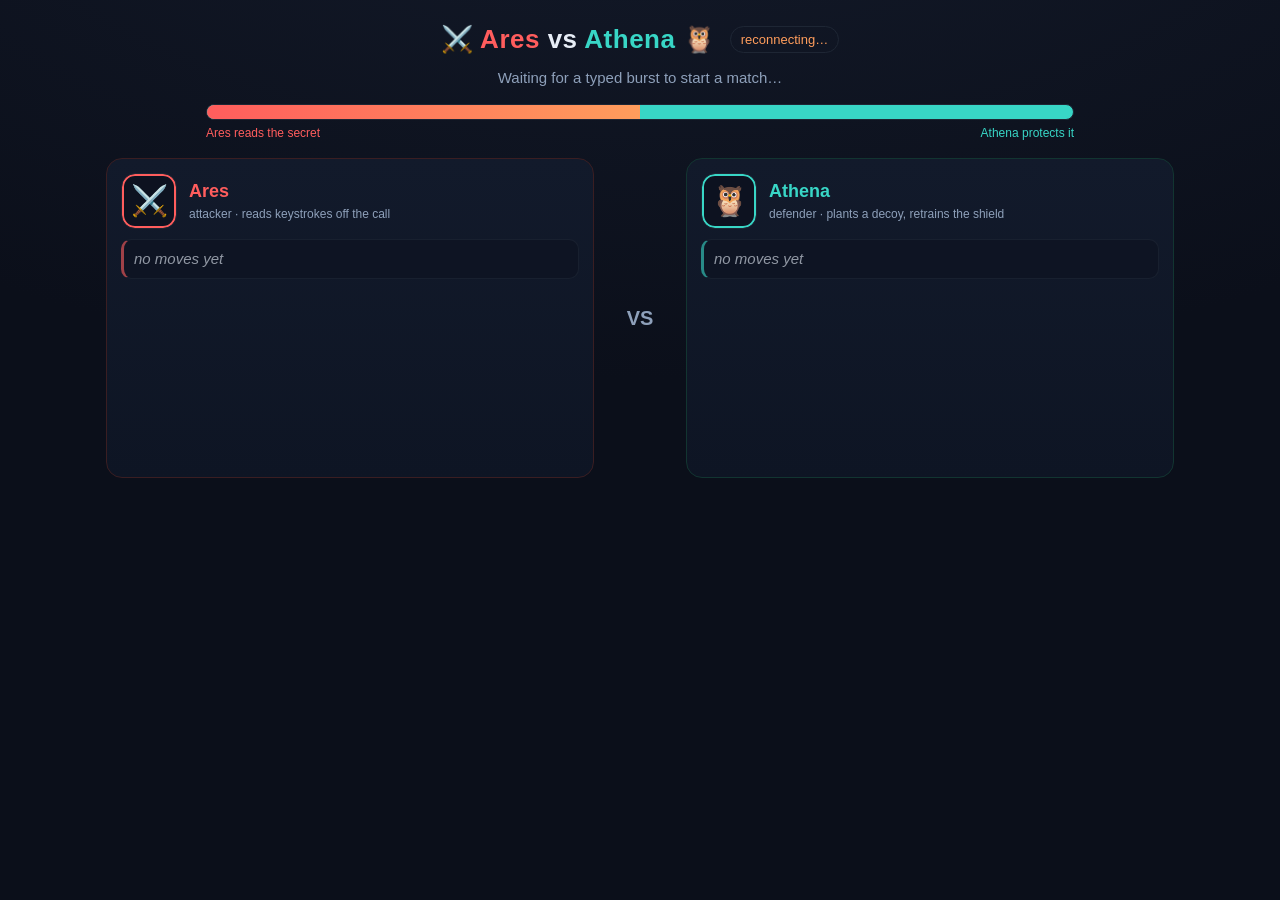
<file: dashboard/static/battle.html>
<!doctype html>
<html lang="en" data-theme="dark">
<head>
<meta charset="utf-8">
<meta name="viewport" content="width=device-width, initial-scale=1">
<title>Ares vs Athena — Live Battle</title>
<style>
  :root{
    --bg:#0b0f1a; --panel:#121a2b; --panel2:#0e1524; --line:#1e2634; --text:#e7edf6; --muted:#8ea0ba;
    --ares:#ff5d5d; --ares2:#ff9d5c; --athena:#38d6c6; --athena2:#5aa2ff;
  }
  *{box-sizing:border-box}
  body{margin:0;min-height:100vh;color:var(--text);font:15px/1.5 -apple-system,Segoe UI,Roboto,Helvetica,Arial,sans-serif;
    background:radial-gradient(1200px 600px at 50% -220px,#141b2b,var(--bg));}
  header{display:flex;align-items:center;justify-content:center;gap:14px;padding:20px 16px 6px;text-align:center}
  h1{margin:0;font-size:26px;letter-spacing:.5px}
  h1 .a{color:var(--ares)} h1 .t{color:var(--athena)}
  .pill{font-size:13px;padding:3px 10px;border-radius:999px;border:1px solid var(--line);color:var(--muted)}
  .pill.live{color:#0b0f1a;background:var(--athena);border-color:transparent}
  .pill.wait{color:var(--ares2)}
  .status{text-align:center;color:var(--muted);margin:2px 0 14px}
  .bar-wrap{max-width:900px;margin:0 auto 16px;padding:0 16px}
  .bar{height:16px;border-radius:999px;overflow:hidden;background:var(--athena);border:1px solid var(--line);position:relative}
  .bar > i{display:block;height:100%;width:50%;background:linear-gradient(90deg,var(--ares),var(--ares2));transition:width .5s ease}
  .bar-lab{display:flex;justify-content:space-between;font-size:12px;color:var(--muted);margin-top:4px}
  .arena{display:grid;grid-template-columns:1fr 64px 1fr;gap:14px;max-width:1100px;margin:0 auto;padding:0 16px 24px}
  .side{background:linear-gradient(180deg,var(--panel),var(--panel2));border:1px solid var(--line);border-radius:16px;padding:14px;min-height:320px}
  .side.ares{border-color:#3a1e22} .side.athena{border-color:#123531}
  .fighter{display:flex;align-items:center;gap:12px;margin-bottom:10px}
  .ava{width:56px;height:56px;border-radius:14px;display:flex;align-items:center;justify-content:center;font-size:30px;
    background:#0d1220;border:1px solid var(--line)}
  .ares .ava{box-shadow:0 0 0 2px var(--ares) inset} .athena .ava{box-shadow:0 0 0 2px var(--athena) inset}
  .fighter .name{font-weight:700;font-size:18px}
  .ares .name{color:var(--ares)} .athena .name{color:var(--athena)}
  .fighter .role{font-size:12px;color:var(--muted)}
  .vs{display:flex;align-items:center;justify-content:center;font-weight:800;color:var(--muted);font-size:20px}
  .log{display:flex;flex-direction:column;gap:8px}
  .move{border:1px solid var(--line);border-radius:10px;padding:8px 10px;background:#0d1220;animation:pop .35s ease}
  .side.ares .move{border-left:3px solid var(--ares)} .side.athena .move{border-left:3px solid var(--athena)}
  .move .t{font-weight:600}
  .move .r{font-size:13px;color:var(--muted);margin-top:2px}
  .move .tag{display:inline-block;font-size:11px;color:var(--muted);border:1px solid var(--line);border-radius:6px;padding:0 6px;margin-top:4px}
  @keyframes pop{from{opacity:0;transform:translateY(8px) scale(.98)}to{opacity:1;transform:none}}
  .hit{animation:shake .35s}
  @keyframes shake{0%,100%{transform:none}25%{transform:translateX(-6px)}75%{transform:translateX(6px)}}
  .result{max-width:1100px;margin:0 auto;padding:0 16px 40px;text-align:center}
  .verdict{font-size:22px;font-weight:800;padding:12px;border-radius:12px;display:none;margin-bottom:12px}
  .verdict.protected{display:block;background:rgba(56,214,198,.12);color:var(--athena);border:1px solid var(--athena)}
  .verdict.leaked{display:block;background:rgba(255,93,93,.12);color:var(--ares);border:1px solid var(--ares)}
  .sd{color:var(--muted)} .sd b{color:var(--text)} .sd .decoy{color:var(--athena2)}
  .rounds{display:flex;gap:8px;justify-content:center;flex-wrap:wrap;margin-top:10px}
  .chip{font-size:12px;border:1px solid var(--line);border-radius:8px;padding:4px 8px;color:var(--muted)}
  .idle{opacity:.6;font-style:italic}
</style>
</head>
<body>
<header>
  <h1><span class="a">⚔️ Ares</span> vs <span class="t">Athena 🦉</span></h1>
  <span id="conn" class="pill">connecting…</span>
</header>
<div class="status" id="status">Waiting for a typed burst to start a match…</div>

<div class="bar-wrap">
  <div class="bar" title="how much of the secret the attacker reads"><i id="expo"></i></div>
  <div class="bar-lab"><span style="color:var(--ares)">Ares reads the secret</span><span style="color:var(--athena)">Athena protects it</span></div>
</div>

<div class="arena">
  <div class="side ares" id="side-ares">
    <div class="fighter"><div class="ava">⚔️</div><div><div class="name">Ares</div><div class="role">attacker · reads keystrokes off the call</div></div></div>
    <div class="log" id="log-ares"><div class="move idle">no moves yet</div></div>
  </div>
  <div class="vs">VS</div>
  <div class="side athena" id="side-athena">
    <div class="fighter"><div class="ava">🦉</div><div><div class="name">Athena</div><div class="role">defender · plants a decoy, retrains the shield</div></div></div>
    <div class="log" id="log-athena"><div class="move idle">no moves yet</div></div>
  </div>
</div>

<div class="result">
  <div class="verdict" id="verdict"></div>
  <div class="sd" id="sd"></div>
  <div class="rounds" id="rounds"></div>
</div>

<script>
"use strict";
const $ = (id) => document.getElementById(id);
const isAthena = (a) => String(a || "").toLowerCase().includes("athena");
let moveCount = 0;

function setStatus(t) { $("status").textContent = t; }
function resetArena(n_keys, shield) {
  moveCount = 0;
  for (const id of ["log-ares", "log-athena"]) $(id).innerHTML = '<div class="move idle">…</div>';
  $("verdict").className = "verdict"; $("verdict").textContent = "";
  $("sd").innerHTML = ""; $("rounds").innerHTML = "";
  $("expo").style.width = "50%";
  setStatus(`FIGHT — ${n_keys ?? "?"} keys typed${shield ? " · shield " + shield : ""}`);
}
function addMove(d) {
  const athena = isAthena(d.agent);
  const log = $(athena ? "log-athena" : "log-ares");
  if (log.firstElementChild && log.firstElementChild.classList.contains("idle")) log.innerHTML = "";
  const el = document.createElement("div");
  el.className = "move";
  const title = String(d.title || "").replace(/\*\*/g, "");
  const res = String(d.result || "").replace(/\*\*/g, "");
  el.innerHTML = `<div class="t">${title || "(move)"}</div>` + (res ? `<div class="r">${res}</div>` : "") +
                 (d.tag ? `<div class="tag">${d.tag}</div>` : "");
  log.prepend(el);
  const foe = $(athena ? "side-ares" : "side-athena");
  foe.classList.remove("hit"); void foe.offsetWidth; foe.classList.add("hit");
  moveCount++;
  setStatus(`match running… ${moveCount} moves`);
}
function finish(d) {
  const rounds = d.rounds || [];
  let read = null;
  if (rounds.length) {
    const last = rounds[rounds.length - 1];
    read = last.after_retrain_reads_true ? 90 : (last.reads_true_secret ? 60 : 10);
  }
  if (read == null) read = d.protected ? 10 : 80;
  $("expo").style.width = read + "%";
  const v = $("verdict");
  if (d.protected != null) {
    v.className = "verdict " + (d.protected ? "protected" : "leaked");
    v.textContent = d.protected ? "🦉 Athena wins — secret protected" : "⚔️ Ares wins — secret leaked";
  }
  if (d.secret != null || d.decoy != null)
    $("sd").innerHTML = `you typed <b>${d.secret ?? "?"}</b> · Athena showed Ares the decoy <span class="decoy">${d.decoy ?? "?"}</span>`;
  $("rounds").innerHTML = "";
  for (const r of rounds) {
    const c = document.createElement("span"); c.className = "chip";
    c.textContent = `round ${r.round}: Ares read "${r.span_read ?? "?"}"` + (r.stoi != null ? ` · STOI ${Number(r.stoi).toFixed(2)}` : "");
    $("rounds").appendChild(c);
  }
  setStatus(`match done${d.seconds != null ? ` in ${Number(d.seconds).toFixed(1)} s` : ""} · waiting for the next burst…`);
  const moves = d.moves || [];
  const shown = $("log-ares").querySelectorAll(".move:not(.idle)").length + $("log-athena").querySelectorAll(".move:not(.idle)").length;
  if (shown < moves.length) { for (const id of ["log-ares","log-athena"]) $(id).innerHTML = ""; moves.forEach(addMove); }
}

function handle(m) {
  const d = m.data || {};
  switch (m.topic) {
    case "snapshot":
      for (const [topic, v] of Object.entries(d)) if (v && v.data && topic === "keyguard.arms_race") finish(v.data);
      return;
    case "keyguard.burst": resetArena(d.n_keys, d.shield); break;
    case "keyguard.move": addMove(d); break;
    case "keyguard.arms_race": finish(d); break;
  }
}

let backoff = 500;
function connect() {
  const ws = new WebSocket((location.protocol === "https:" ? "wss://" : "ws://") + location.host + "/ws");
  ws.onopen = () => { backoff = 500; $("conn").textContent = "live"; $("conn").className = "pill live"; };
  ws.onmessage = (e) => { try { handle(JSON.parse(e.data)); } catch (err) { console.error(err); } };
  ws.onclose = () => { $("conn").textContent = "reconnecting…"; $("conn").className = "pill wait"; setTimeout(connect, backoff); backoff = Math.min(backoff * 2, 5000); };
  ws.onerror = () => ws.close();
}
connect();
</script>
</body>
</html>
</file>
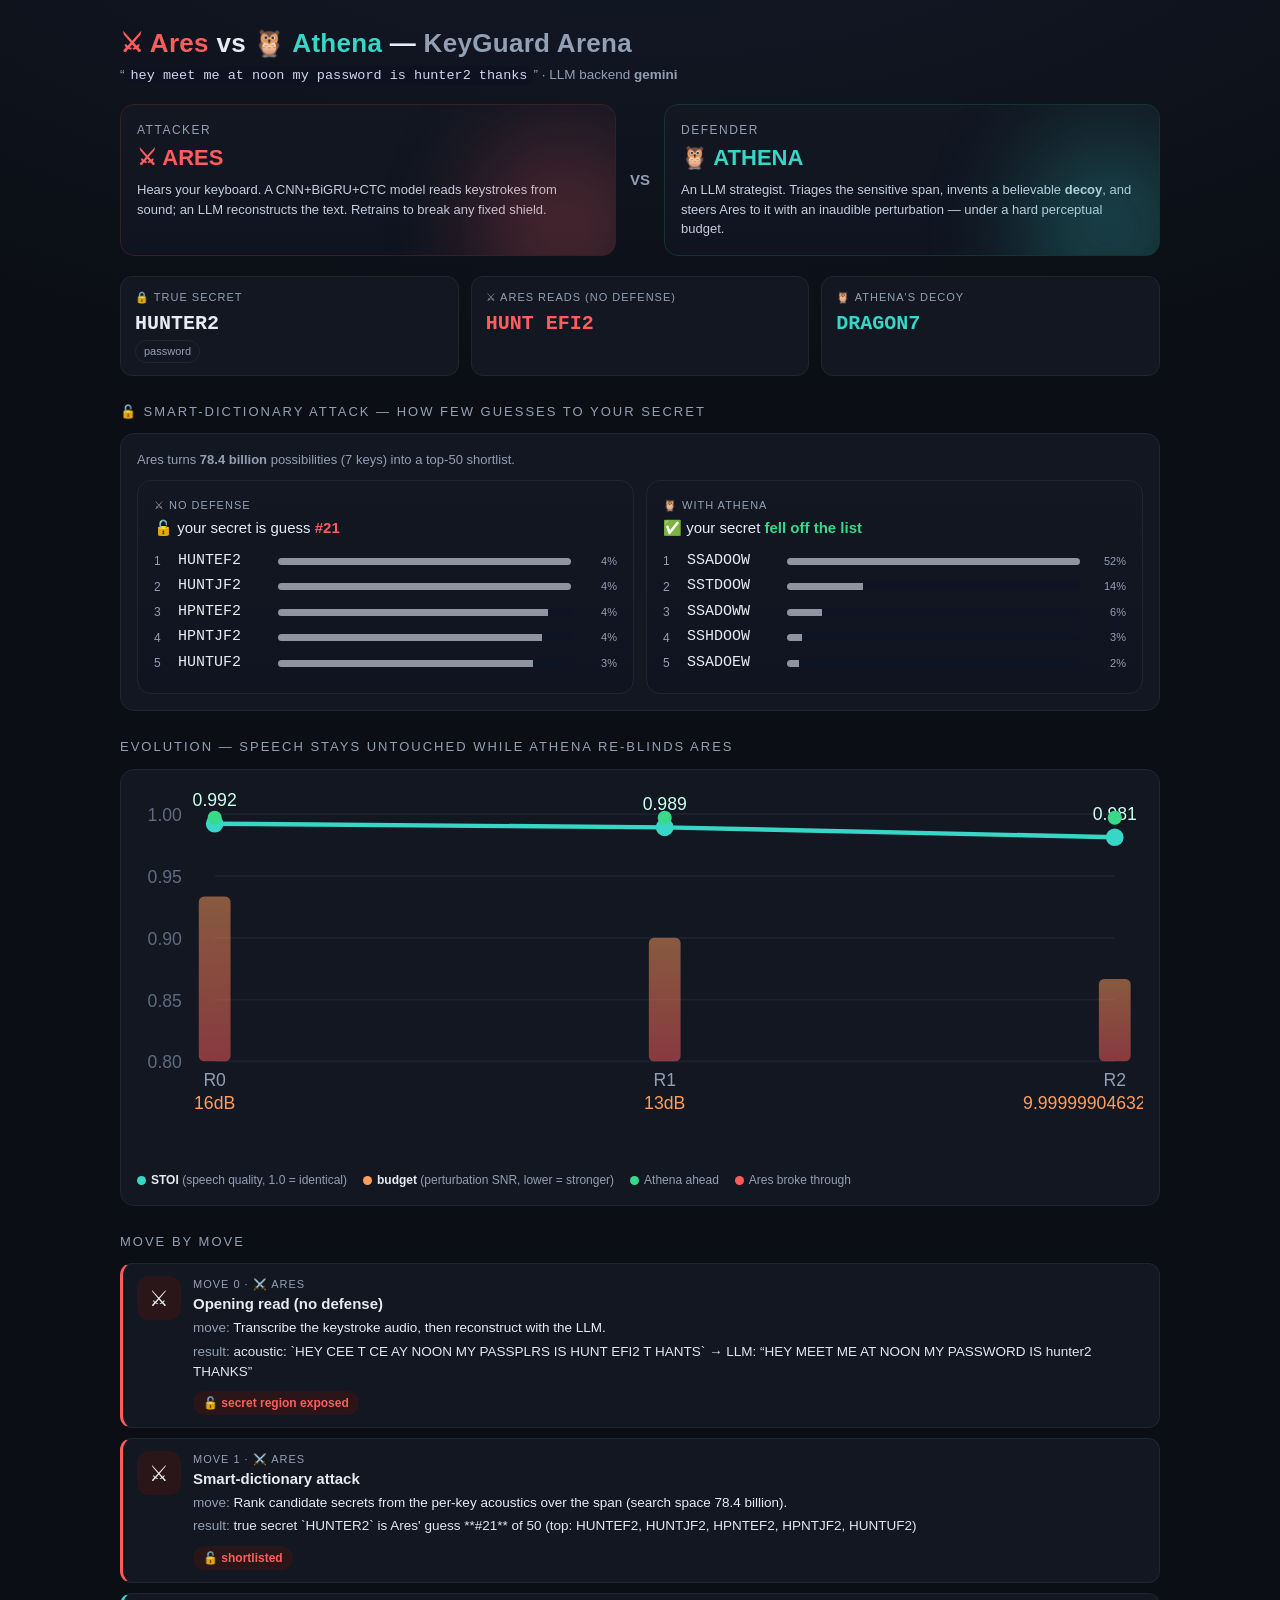
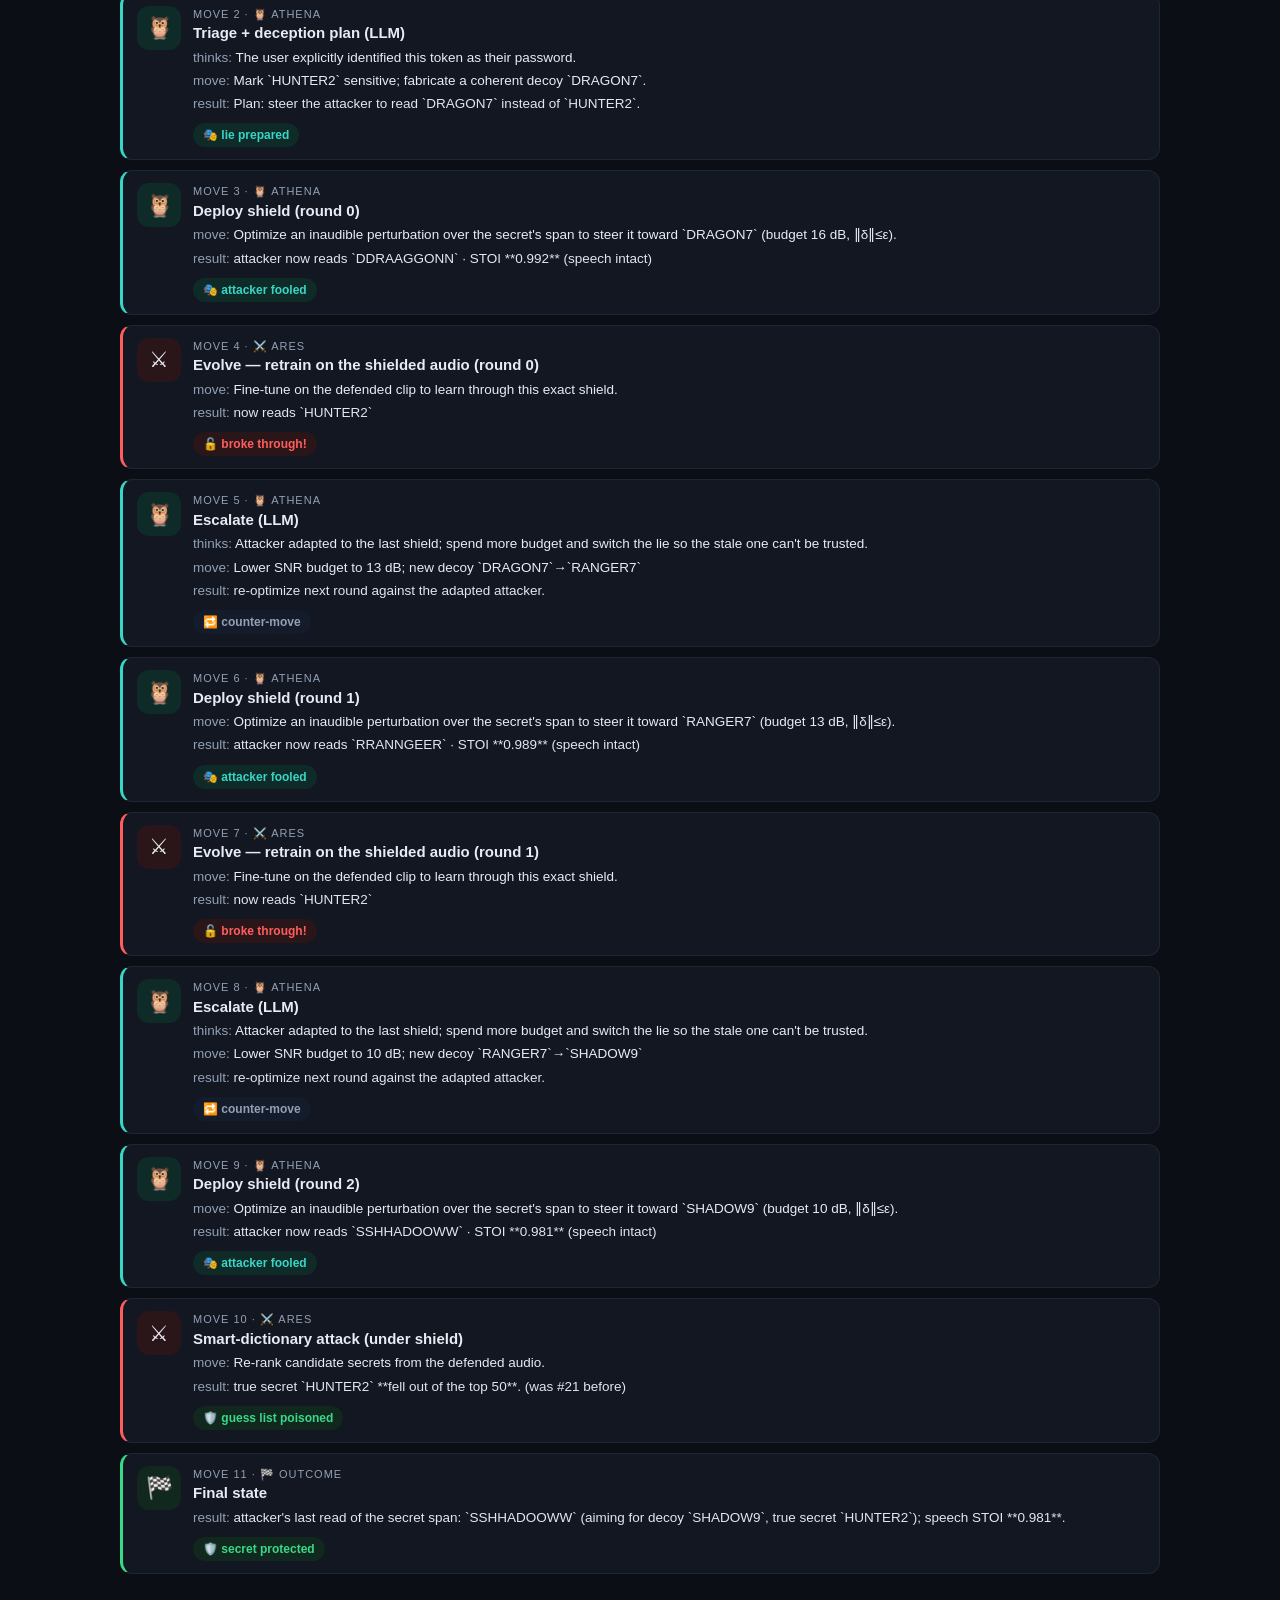
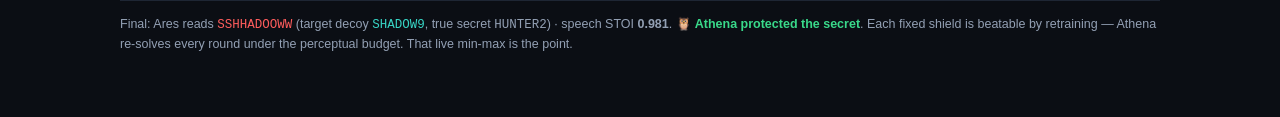
<file: keyguard/web/arena.html>
<!doctype html>
<html lang="en">
<head>
<meta charset="utf-8"/>
<meta name="viewport" content="width=device-width, initial-scale=1"/>
<title>KeyGuard Arena — Ares vs Athena</title>
<style>
  :root{
    --bg:#0b0e14; --panel:#121722; --panel2:#0f1420; --ink:#e7ecf3; --muted:#93a0b4;
    --line:#1e2634; --ares:#ff5d5d; --ares2:#ff9d5c; --athena:#38d6c6; --athena2:#5aa2ff;
    --good:#39d98a; --warn:#ffb020; --bad:#ff5d5d;
  }
  *{box-sizing:border-box}
  body{margin:0;background:radial-gradient(1200px 600px at 50% -200px,#141b2b,var(--bg));
       color:var(--ink);font:15px/1.5 -apple-system,BlinkMacSystemFont,"Segoe UI",Roboto,Helvetica,Arial,sans-serif;
       padding:24px 16px 64px}
  .wrap{max-width:1040px;margin:0 auto}
  h1{font-size:26px;margin:0 0 2px;letter-spacing:.3px}
  h1 .k{color:var(--athena)} h1 .a{color:var(--ares)}
  .sub{color:var(--muted);margin:0 0 18px;font-size:13.5px}
  .sub code{background:#0d1220;padding:2px 6px;border-radius:6px;color:#cdd7e6}
  .fighters{display:grid;grid-template-columns:1fr auto 1fr;gap:14px;align-items:stretch;margin:14px 0 20px}
  .card{background:linear-gradient(180deg,var(--panel),var(--panel2));border:1px solid var(--line);
        border-radius:14px;padding:16px}
  .fighter{position:relative;overflow:hidden}
  .fighter .role{font-size:12px;color:var(--muted);text-transform:uppercase;letter-spacing:1.5px}
  .fighter .name{font-size:22px;font-weight:700;margin:2px 0 6px}
  .fighter .desc{font-size:13px;color:#c3cede}
  .ares .name{color:var(--ares)} .ares{border-color:#3a1e22}
  .athena .name{color:var(--athena)} .athena{border-color:#123531}
  .fighter .glow{position:absolute;inset:auto -40px -60px auto;width:180px;height:180px;border-radius:50%;filter:blur(50px);opacity:.25}
  .ares .glow{background:var(--ares)} .athena .glow{background:var(--athena)}
  .vs{display:flex;align-items:center;justify-content:center;font-weight:800;color:var(--muted);font-size:15px}
  .secretbar{display:grid;grid-template-columns:repeat(3,1fr);gap:12px;margin:0 0 22px}
  .secretbar .cell{background:var(--panel);border:1px solid var(--line);border-radius:12px;padding:12px 14px}
  .secretbar .lbl{font-size:11px;letter-spacing:1px;text-transform:uppercase;color:var(--muted)}
  .secretbar .val{font-family:ui-monospace,SFMono-Regular,Menlo,Consolas,monospace;font-size:20px;margin-top:4px;font-weight:700}
  .tag{display:inline-block;font-size:11px;padding:2px 8px;border-radius:999px;border:1px solid var(--line);color:var(--muted)}
  .section-title{font-size:13px;text-transform:uppercase;letter-spacing:2px;color:var(--muted);margin:26px 0 12px}
  /* timeline */
  .chart{background:var(--panel);border:1px solid var(--line);border-radius:14px;padding:16px}
  .legend{display:flex;gap:16px;flex-wrap:wrap;color:var(--muted);font-size:12px;margin-top:8px}
  .legend b{color:var(--ink)}
  .dot{display:inline-block;width:9px;height:9px;border-radius:50%;margin-right:5px;vertical-align:middle}
  /* moves */
  .feed{display:flex;flex-direction:column;gap:10px}
  .move{display:grid;grid-template-columns:44px 1fr;gap:12px;background:var(--panel);border:1px solid var(--line);
        border-radius:12px;padding:12px 14px}
  .move .ava{width:44px;height:44px;border-radius:12px;display:flex;align-items:center;justify-content:center;font-size:22px}
  .move.ares{border-left:3px solid var(--ares)} .move.athena{border-left:3px solid var(--athena)}
  .move.outcome{border-left:3px solid var(--good)}
  .move.ares .ava{background:#2a1519} .move.athena .ava{background:#0f2b28} .move.outcome .ava{background:#10281d}
  .move .hd{font-weight:700;margin-bottom:3px}
  .move .who{font-size:11px;color:var(--muted);text-transform:uppercase;letter-spacing:1px}
  .move .row{font-size:13.5px;margin:3px 0}
  .move .row .k{color:var(--muted)}
  .move .res{color:#dfe7f2}
  .badge{display:inline-block;margin-top:6px;font-size:12px;font-weight:700;padding:3px 10px;border-radius:999px}
  .b-fool{background:#0f2b28;color:var(--athena)} .b-break{background:#2a1519;color:var(--ares)}
  .b-plan{background:#141b2b;color:var(--athena2)} .b-mv{background:#141b2b;color:var(--muted)}
  .b-good{background:#10281d;color:var(--good)}
  mono,.mono{font-family:ui-monospace,SFMono-Regular,Menlo,Consolas,monospace}
  .foot{color:var(--muted);font-size:12.5px;margin-top:26px;border-top:1px solid var(--line);padding-top:14px}
  @media (max-width:720px){.fighters{grid-template-columns:1fr}.vs{transform:rotate(90deg)}.secretbar{grid-template-columns:1fr}}
</style>
</head>
<body>
<div class="wrap">
  <h1><span class="a">⚔ Ares</span> vs <span class="k">🦉 Athena</span> — <span style="color:var(--muted);font-weight:600">KeyGuard Arena</span></h1>
  <p class="sub" id="sub">the acoustic keystroke arms race · loading…</p>

  <div class="fighters">
    <div class="card fighter ares"><div class="glow"></div>
      <div class="role">Attacker</div><div class="name">⚔ ARES</div>
      <div class="desc">Hears your keyboard. A CNN+BiGRU+CTC model reads keystrokes from sound; an LLM reconstructs the text. Retrains to break any fixed shield.</div>
    </div>
    <div class="vs">VS</div>
    <div class="card fighter athena"><div class="glow"></div>
      <div class="role">Defender</div><div class="name">🦉 ATHENA</div>
      <div class="desc">An LLM strategist. Triages the sensitive span, invents a believable <b>decoy</b>, and steers Ares to it with an inaudible perturbation — under a hard perceptual budget.</div>
    </div>
  </div>

  <div class="secretbar">
    <div class="cell"><div class="lbl">🔒 True secret</div><div class="val mono" id="s-true">—</div><span class="tag" id="s-kind"></span></div>
    <div class="cell"><div class="lbl">⚔ Ares reads (no defense)</div><div class="val mono" style="color:var(--ares)" id="s-read">—</div></div>
    <div class="cell"><div class="lbl">🦉 Athena's decoy</div><div class="val mono" style="color:var(--athena)" id="s-decoy">—</div></div>
  </div>

  <div class="section-title">🔓 Smart-dictionary attack — how few guesses to your secret</div>
  <div class="chart" id="sd"></div>

  <div class="section-title">Evolution — speech stays untouched while Athena re-blinds Ares</div>
  <div class="chart"><div id="tl"></div>
    <div class="legend">
      <span><span class="dot" style="background:var(--athena)"></span><b>STOI</b> (speech quality, 1.0 = identical)</span>
      <span><span class="dot" style="background:var(--ares2)"></span><b>budget</b> (perturbation SNR, lower = stronger)</span>
      <span><span class="dot" style="background:var(--good)"></span>Athena ahead</span>
      <span><span class="dot" style="background:var(--bad)"></span>Ares broke through</span>
    </div>
  </div>

  <div class="section-title">Move by move</div>
  <div class="feed" id="feed"></div>

  <div class="foot" id="foot"></div>
</div>

<script src="arms_race_data.js"></script>
<script>
// ---- fallback sample so the page renders even before a run ----
window.ARMS_RACE = window.ARMS_RACE || {
  line:"hey meet me at noon my password is hunter2 thanks", secret:"HUNTER2", kind:"password",
  decoy:"FALCON7", backend:"(sample)", clean_span_read:"HUNTEFI2", attacker:"Ares", defender:"Athena",
  rounds:[
   {round:0,decoy:"BADGER5",span_read:"BADGGEER",stoi:0.993,snr_db:16,reads_true_secret:false,after_retrain_read:"HUNTER2",after_retrain_reads_true:true},
   {round:1,decoy:"FALCON9",span_read:"FALCOON",stoi:0.990,snr_db:13,reads_true_secret:false,after_retrain_read:"HUNTER2",after_retrain_reads_true:true},
   {round:2,decoy:"FALCON7",span_read:"FALCON",stoi:0.979,snr_db:10,reads_true_secret:false}
  ],
  smart_dict_clean:{n_slots:7,search_space:78364164096,shortlist:50,secret_rank:8,decoy_rank:null,
    top5:[{guess:"HUNTERY",prob:.092},{guess:"HUNTERP",prob:.091},{guess:"HUNTERW",prob:.081},{guess:"HUNTERT",prob:.07},{guess:"HUNTER1",prob:.063}]},
  smart_dict_defended:{n_slots:7,search_space:78364164096,shortlist:50,secret_rank:null,decoy_rank:2,
    top5:[{guess:"FALCONY",prob:.10},{guess:"FALCON7",prob:.096},{guess:"FALCONN",prob:.08},{guess:"FALCOND",prob:.07},{guess:"FALCORY",prob:.05}]},
  moves:[
   {agent:"⚔ ARES",title:"Opening read (no defense)",action:"Transcribe audio, then reconstruct with the LLM.",result:"acoustic: HEY … PASSWORD IS HUNTEFI2 … → LLM: hey meet me at noon my password is hunter2 thanks",tag:"🔓 secret exposed"},
   {agent:"🦉 ATHENA",title:"Triage + deception plan",reasoning:"HUNTER2 is a plaintext password.",action:"Fabricate a coherent decoy BADGER5.",result:"Plan: steer Ares to read BADGER5 instead of HUNTER2.",tag:"🎭 lie prepared"}
  ]
};

const D = window.ARMS_RACE;
const clean = s => (s||"").replace(/(.)\1{2,}/g,"$1");
const esc = s => (s||"").replace(/[&<>]/g,c=>({"&":"&amp;","<":"&lt;",">":"&gt;"}[c]));

document.getElementById("sub").innerHTML =
  `“<code>${esc(D.line)}</code>” · LLM backend <b>${esc(D.backend)}</b>`;
document.getElementById("s-true").textContent = D.secret||"—";
document.getElementById("s-kind").textContent = D.kind||"";
document.getElementById("s-read").textContent = clean(D.clean_span_read)||"—";
document.getElementById("s-decoy").textContent = D.decoy||"—";

// ---- smart-dictionary panel ----
const num = x => x>=1e12?(x/1e12).toFixed(1)+" trillion":x>=1e9?(x/1e9).toFixed(1)+" billion":
                 x>=1e6?(x/1e6).toFixed(1)+" million":x>=1e3?(x/1e3).toFixed(1)+"K":String(x|0);
function sdList(sd,which){
  if(!sd) return "";
  const rk = sd.secret_rank;
  const rankTxt = which==="clean"
    ? (rk?`🔓 your secret is guess <b style="color:var(--ares)">#${rk}</b>`:`not in top ${sd.shortlist}`)
    : (rk?`still shortlisted at #${rk}`:`✅ your secret <b style="color:var(--good)">fell off the list</b>`);
  const rows = (sd.top5||[]).map((c,i)=>{
    const isSecret = c.guess===(D.secret||"").toUpperCase();
    const isDecoy  = c.guess===(D.decoy||"").toUpperCase();
    const col = isSecret?"var(--ares)":isDecoy?"var(--athena)":"var(--ink)";
    const tagx = isSecret?" ← real":isDecoy?" ← decoy":"";
    const bar = Math.round((c.prob/(sd.top5[0].prob||1))*100);
    return `<div style="display:flex;align-items:center;gap:8px;margin:3px 0">
      <span style="width:16px;color:var(--muted);font-size:12px">${i+1}</span>
      <span class="mono" style="color:${col};min-width:92px">${c.guess}${tagx}</span>
      <span style="flex:1;height:7px;background:#0d1424;border-radius:4px;overflow:hidden">
        <span style="display:block;height:100%;width:${bar}%;background:${col};opacity:.6"></span></span>
      <span style="color:var(--muted);font-size:11px;width:38px;text-align:right">${(c.prob*100).toFixed(0)}%</span>
    </div>`;
  }).join("");
  return `<div class="card" style="flex:1">
    <div class="lbl" style="font-size:11px;letter-spacing:1px;text-transform:uppercase;color:var(--muted)">
      ${which==="clean"?"⚔ No defense":"🦉 With Athena"}</div>
    <div style="margin:4px 0 10px">${rankTxt}</div>${rows}</div>`;
}
{
  const sc=D.smart_dict_clean, sd=D.smart_dict_defended;
  const head = sc?`Ares turns <b>${num(sc.search_space)}</b> possibilities (${sc.n_slots} keys) into a top-${sc.shortlist} shortlist.`:"";
  document.getElementById("sd").innerHTML =
    `<div style="color:var(--muted);font-size:13px;margin-bottom:10px">${head}</div>
     <div style="display:flex;gap:12px;flex-wrap:wrap">${sdList(sc,"clean")}${sdList(sd,"defended")}</div>`;
}

// ---- moves feed ----
const kind = a => /ARES/.test(a)?"ares":/ATHENA/.test(a)?"athena":"outcome";
const ava = a => /ARES/.test(a)?"⚔":/ATHENA/.test(a)?"🦉":"🏁";
const badgeClass = t => /broke|🔓/.test(t)?"b-break":/fool|🎭/.test(t)?"b-fool":/protect|🏁|🛡/.test(t)?"b-good":/plan/.test(t)?"b-plan":"b-mv";
document.getElementById("feed").innerHTML = (D.moves||[]).map((m,i)=>{
  const k=kind(m.agent);
  return `<div class="move ${k}">
    <div class="ava">${ava(m.agent)}</div>
    <div>
      <div class="who">Move ${i} · ${esc(m.agent)}</div>
      <div class="hd">${esc(m.title||"")}</div>
      ${m.reasoning?`<div class="row"><span class="k">thinks:</span> ${esc(m.reasoning)}</div>`:""}
      ${m.action?`<div class="row"><span class="k">move:</span> ${esc(m.action)}</div>`:""}
      ${m.result?`<div class="row res"><span class="k">result:</span> ${esc(m.result)}</div>`:""}
      ${m.tag?`<span class="badge ${badgeClass(m.tag)}">${esc(m.tag)}</span>`:""}
    </div></div>`;
}).join("");

// ---- timeline SVG ----
const R = D.rounds||[];
const W=Math.max(560, R.length*150+120), H=210, padL=44, padR=16, padT=16, padB=54;
const x = i => padL + (R.length<=1?0:i*(W-padL-padR)/(R.length-1));
const yS = v => padT + (1-((v-0.80)/0.20))*(H-padT-padB);   // STOI 0.80..1.00
let svg = `<svg viewBox="0 0 ${W} ${H}" width="100%" preserveAspectRatio="xMidYMid meet" font-family="inherit">`;
// gridlines
[0.80,0.85,0.90,0.95,1.00].forEach(v=>{ const y=yS(v);
  svg+=`<line x1="${padL}" y1="${y}" x2="${W-padR}" y2="${y}" stroke="#1a2230"/>`+
       `<text x="6" y="${y+4}" fill="#5f6c7f" font-size="10">${v.toFixed(2)}</text>`;});
// budget bars (map dB 6..20 -> height)
const bw=18; R.forEach((r,i)=>{ const bh=((r.snr_db-4)/18)*(H-padT-padB);
  svg+=`<rect x="${x(i)-bw/2}" y="${H-padB-bh}" width="${bw}" height="${bh}" rx="3" fill="url(#g)" opacity="0.5"/>`
     + `<text x="${x(i)}" y="${H-padB+14}" fill="#93a0b4" font-size="10" text-anchor="middle">R${r.round}</text>`
     + `<text x="${x(i)}" y="${H-padB+27}" fill="#ff9d5c" font-size="10" text-anchor="middle">${r.snr_db}dB</text>`;});
// STOI line
svg+=`<defs><linearGradient id="g" x1="0" y1="0" x2="0" y2="1"><stop offset="0" stop-color="#ff9d5c"/><stop offset="1" stop-color="#ff5d5d"/></linearGradient></defs>`;
let path=R.map((r,i)=>`${i?"L":"M"}${x(i)},${yS(r.stoi)}`).join(" ");
svg+=`<path d="${path}" fill="none" stroke="#38d6c6" stroke-width="2.5"/>`;
R.forEach((r,i)=>{ const broke=r.after_retrain_reads_true;
  svg+=`<circle cx="${x(i)}" cy="${yS(r.stoi)}" r="5" fill="#38d6c6"/>`
     + `<text x="${x(i)}" y="${yS(r.stoi)-10}" fill="#cfe" font-size="10" text-anchor="middle">${r.stoi.toFixed(3)}</text>`
     + `<circle cx="${x(i)}" cy="${padT+2}" r="4" fill="${r.reads_true_secret?'#ff5d5d':'#39d98a'}"/>`;
});
svg+=`</svg>`;
document.getElementById("tl").innerHTML = svg;

// ---- footer summary ----
const last = R[R.length-1]||{};
const protectedOK = last && !last.reads_true_secret;
document.getElementById("foot").innerHTML =
 `Final: Ares reads <span class="mono" style="color:var(--ares)">${clean(last.span_read)||"—"}</span> `+
 `(target decoy <span class="mono" style="color:var(--athena)">${esc(last.decoy||"")}</span>, true secret `+
 `<span class="mono">${esc(D.secret||"")}</span>) · speech STOI <b>${(last.stoi||0).toFixed(3)}</b>. `+
 `<b style="color:${protectedOK?'var(--good)':'var(--bad)'}">${protectedOK?'🦉 Athena protected the secret':'⚔ Ares broke through'}</b>. `+
 `Each fixed shield is beatable by retraining — Athena re-solves every round under the perceptual budget. That live min-max is the point.`;
</script>
</body>
</html>
</file>
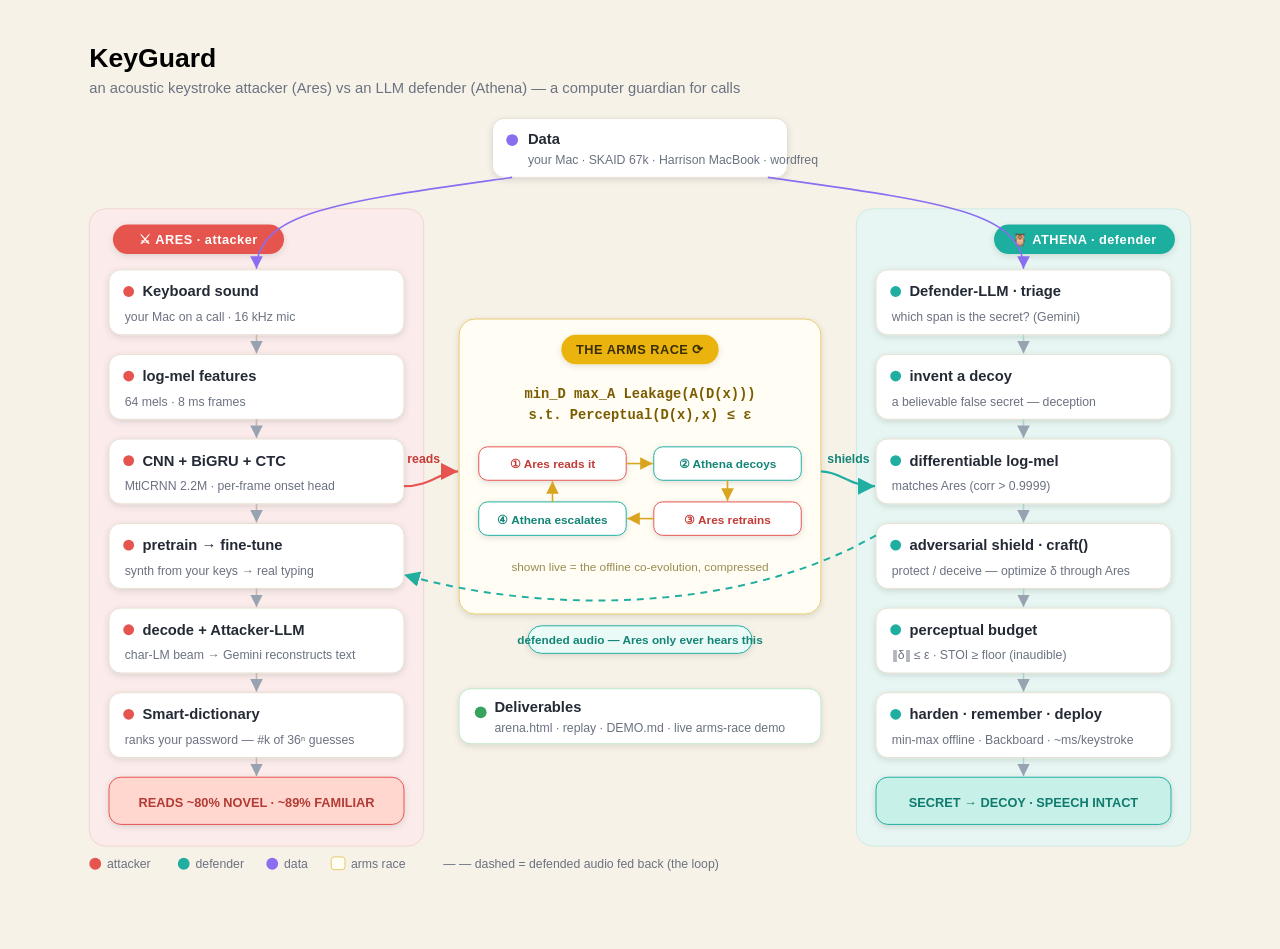
<file: keyguard/web/diagram.html>
<!doctype html>
<html lang="en"><head><meta charset="utf-8"/>
<meta name="viewport" content="width=device-width, initial-scale=1"/>
<title>KeyGuard — Diagram</title>
<style>
  body{margin:0;background:#f7f2e8;color:#2b2f38;
       font:16px/1.4 -apple-system,BlinkMacSystemFont,"Segoe UI",Roboto,Helvetica,Arial,sans-serif}
  .wrap{max-width:1180px;margin:0 auto;padding:24px 16px 40px}
  svg{width:100%;height:auto;display:block}
</style></head>
<body><div class="wrap">
<svg viewBox="0 0 1200 900" role="img" aria-label="KeyGuard diagram" font-family="inherit">
 <defs>
   <marker id="g" markerWidth="11" markerHeight="11" refX="8" refY="4" orient="auto"><path d="M0,0 L8,4 L0,8 Z" fill="#98a2b0"/></marker>
   <marker id="p" markerWidth="11" markerHeight="11" refX="8" refY="4" orient="auto"><path d="M0,0 L8,4 L0,8 Z" fill="#8b6df0"/></marker>
   <marker id="r" markerWidth="11" markerHeight="11" refX="8" refY="4" orient="auto"><path d="M0,0 L8,4 L0,8 Z" fill="#e5544e"/></marker>
   <marker id="t" markerWidth="11" markerHeight="11" refX="8" refY="4" orient="auto"><path d="M0,0 L8,4 L0,8 Z" fill="#1fae9f"/></marker>
   <marker id="o" markerWidth="11" markerHeight="11" refX="8" refY="4" orient="auto"><path d="M0,0 L8,4 L0,8 Z" fill="#37a35f"/></marker>
   <marker id="y" markerWidth="11" markerHeight="11" refX="8" refY="4" orient="auto"><path d="M0,0 L8,4 L0,8 Z" fill="#d9a520"/></marker>
   <filter id="sh" x="-30%" y="-30%" width="160%" height="160%"><feDropShadow dx="0" dy="2" stdDeviation="3" flood-color="#0000001f"/></filter>
   <style>
     .nt{font-weight:700;font-size:15px;fill:#242a35}
     .ns{font-size:12.5px;fill:#6b7280}
     .chip{font-weight:800;font-size:13px;letter-spacing:.5px}
     .obj{font-family:ui-monospace,Menlo,Consolas,monospace;font-size:14px;fill:#7a5b00;font-weight:600}
     .cap{font-size:12px;fill:#9a8b52}
     .lbl{font-size:12.5px;font-weight:700}
     .step{font-weight:700;font-size:12px}
     .badge{font-weight:800;font-size:13px}
   </style>
 </defs>

 <text x="40" y="44" font-size="27" font-weight="800">KeyGuard</text>
 <text x="40" y="70" font-size="15" fill="#6b7280">an acoustic keystroke attacker (Ares) vs an LLM defender (Athena) — a computer guardian for calls</text>

 <!-- DATA node -->
 <g filter="url(#sh)"><rect x="450" y="96" width="300" height="60" rx="12" fill="#fff" stroke="#e6e0d2"/></g>
 <circle cx="470" cy="118" r="6" fill="#8b6df0"/>
 <text class="nt" x="486" y="122">Data</text>
 <text class="ns" x="486" y="142">your Mac · SKAID 67k · Harrison MacBook · wordfreq</text>

 <!-- ===== ARES lane ===== -->
 <rect x="40" y="188" width="340" height="648" rx="16" fill="#fbeceb" stroke="#f0d5d1"/>
 <g filter="url(#sh)"><rect x="64" y="204" width="174" height="30" rx="15" fill="#e5544e"/></g>
 <text class="chip" x="151" y="224" text-anchor="middle" fill="#fff">⚔  ARES · attacker</text>

 <!-- ===== ATHENA lane ===== -->
 <rect x="820" y="188" width="340" height="648" rx="16" fill="#e7f6f2" stroke="#cfe9e3"/>
 <g filter="url(#sh)"><rect x="960" y="204" width="184" height="30" rx="15" fill="#1fae9f"/></g>
 <text class="chip" x="1052" y="224" text-anchor="middle" fill="#fff">🦉  ATHENA · defender</text>

 <!-- ARES cards -->
 <g>
  <!-- helper style repeated inline -->
  <g filter="url(#sh)"><rect x="60" y="250" width="300" height="66" rx="12" fill="#fff" stroke="#e6e0d2"/></g>
  <circle cx="80" cy="272" r="5.5" fill="#e5544e"/><text class="nt" x="94" y="277">Keyboard sound</text><text class="ns" x="60" y="302" dx="16">your Mac on a call · 16 kHz mic</text>

  <g filter="url(#sh)"><rect x="60" y="336" width="300" height="66" rx="12" fill="#fff" stroke="#e6e0d2"/></g>
  <circle cx="80" cy="358" r="5.5" fill="#e5544e"/><text class="nt" x="94" y="363">log-mel features</text><text class="ns" x="76" y="388">64 mels · 8 ms frames</text>

  <g filter="url(#sh)"><rect x="60" y="422" width="300" height="66" rx="12" fill="#fff" stroke="#e6e0d2"/></g>
  <circle cx="80" cy="444" r="5.5" fill="#e5544e"/><text class="nt" x="94" y="449">CNN + BiGRU + CTC</text><text class="ns" x="76" y="474">MtlCRNN 2.2M · per-frame onset head</text>

  <g filter="url(#sh)"><rect x="60" y="508" width="300" height="66" rx="12" fill="#fff" stroke="#e6e0d2"/></g>
  <circle cx="80" cy="530" r="5.5" fill="#e5544e"/><text class="nt" x="94" y="535">pretrain → fine-tune</text><text class="ns" x="76" y="560">synth from your keys → real typing</text>

  <g filter="url(#sh)"><rect x="60" y="594" width="300" height="66" rx="12" fill="#fff" stroke="#e6e0d2"/></g>
  <circle cx="80" cy="616" r="5.5" fill="#e5544e"/><text class="nt" x="94" y="621">decode + Attacker-LLM</text><text class="ns" x="76" y="646">char-LM beam → Gemini reconstructs text</text>

  <g filter="url(#sh)"><rect x="60" y="680" width="300" height="66" rx="12" fill="#fff" stroke="#e6e0d2"/></g>
  <circle cx="80" cy="702" r="5.5" fill="#e5544e"/><text class="nt" x="94" y="707">Smart-dictionary</text><text class="ns" x="76" y="732">ranks your password — #k of 36ⁿ guesses</text>

  <g filter="url(#sh)"><rect x="60" y="766" width="300" height="48" rx="12" fill="#ffd7cf" stroke="#e5544e"/></g>
  <text class="badge" x="210" y="796" text-anchor="middle" fill="#b23b34">READS ~80% NOVEL · ~89% FAMILIAR</text>

  <g stroke="#c8b6b2" stroke-width="1.6" marker-end="url(#g)">
   <line x1="210" y1="316" x2="210" y2="335"/><line x1="210" y1="402" x2="210" y2="421"/>
   <line x1="210" y1="488" x2="210" y2="507"/><line x1="210" y1="574" x2="210" y2="593"/>
   <line x1="210" y1="660" x2="210" y2="679"/><line x1="210" y1="746" x2="210" y2="765"/>
  </g>
 </g>

 <!-- ATHENA cards -->
 <g>
  <g filter="url(#sh)"><rect x="840" y="250" width="300" height="66" rx="12" fill="#fff" stroke="#e6e0d2"/></g>
  <circle cx="860" cy="272" r="5.5" fill="#1fae9f"/><text class="nt" x="874" y="277">Defender-LLM · triage</text><text class="ns" x="856" y="302">which span is the secret? (Gemini)</text>

  <g filter="url(#sh)"><rect x="840" y="336" width="300" height="66" rx="12" fill="#fff" stroke="#e6e0d2"/></g>
  <circle cx="860" cy="358" r="5.5" fill="#1fae9f"/><text class="nt" x="874" y="363">invent a decoy</text><text class="ns" x="856" y="388">a believable false secret — deception</text>

  <g filter="url(#sh)"><rect x="840" y="422" width="300" height="66" rx="12" fill="#fff" stroke="#e6e0d2"/></g>
  <circle cx="860" cy="444" r="5.5" fill="#1fae9f"/><text class="nt" x="874" y="449">differentiable log-mel</text><text class="ns" x="856" y="474">matches Ares (corr &gt; 0.9999)</text>

  <g filter="url(#sh)"><rect x="840" y="508" width="300" height="66" rx="12" fill="#fff" stroke="#e6e0d2"/></g>
  <circle cx="860" cy="530" r="5.5" fill="#1fae9f"/><text class="nt" x="874" y="535">adversarial shield · craft()</text><text class="ns" x="856" y="560">protect / deceive — optimize δ through Ares</text>

  <g filter="url(#sh)"><rect x="840" y="594" width="300" height="66" rx="12" fill="#fff" stroke="#e6e0d2"/></g>
  <circle cx="860" cy="616" r="5.5" fill="#1fae9f"/><text class="nt" x="874" y="621">perceptual budget</text><text class="ns" x="856" y="646">‖δ‖ ≤ ε · STOI ≥ floor (inaudible)</text>

  <g filter="url(#sh)"><rect x="840" y="680" width="300" height="66" rx="12" fill="#fff" stroke="#e6e0d2"/></g>
  <circle cx="860" cy="702" r="5.5" fill="#1fae9f"/><text class="nt" x="874" y="707">harden · remember · deploy</text><text class="ns" x="856" y="732">min-max offline · Backboard · ~ms/keystroke</text>

  <g filter="url(#sh)"><rect x="840" y="766" width="300" height="48" rx="12" fill="#c6f0e8" stroke="#1fae9f"/></g>
  <text class="badge" x="990" y="796" text-anchor="middle" fill="#0f7a6d">SECRET → DECOY · SPEECH INTACT</text>

  <g stroke="#a9d4cc" stroke-width="1.6" marker-end="url(#g)">
   <line x1="990" y1="316" x2="990" y2="335"/><line x1="990" y1="402" x2="990" y2="421"/>
   <line x1="990" y1="488" x2="990" y2="507"/><line x1="990" y1="574" x2="990" y2="593"/>
   <line x1="990" y1="660" x2="990" y2="679"/><line x1="990" y1="746" x2="990" y2="765"/>
  </g>
 </g>

 <!-- data feeds -->
 <g fill="none" stroke="#8b6df0" stroke-width="1.6" marker-end="url(#p)">
   <path d="M470,156 C300,180 210,190 210,249"/>
   <path d="M730,156 C900,180 990,190 990,249"/>
 </g>

 <!-- ===== ARENA ===== -->
 <g filter="url(#sh)"><rect x="416" y="300" width="368" height="300" rx="16" fill="#fffdf4" stroke="#e8c96b"/></g>
 <g filter="url(#sh)"><rect x="520" y="316" width="160" height="30" rx="15" fill="#eab308"/></g>
 <text class="chip" x="600" y="336" text-anchor="middle" fill="#3a2f05">THE ARMS RACE ⟳</text>
 <text class="obj" x="600" y="380" text-anchor="middle">min_D max_A  Leakage(A(D(x)))</text>
 <text class="obj" x="600" y="402" text-anchor="middle" font-size="12">s.t.  Perceptual(D(x),x) ≤ ε</text>

 <g>
   <g filter="url(#sh)"><rect x="436" y="430" width="150" height="34" rx="9" fill="#fff" stroke="#e5544e"/></g><text class="step" x="511" y="452" text-anchor="middle" fill="#c23b35">① Ares reads it</text>
   <g filter="url(#sh)"><rect x="614" y="430" width="150" height="34" rx="9" fill="#fff" stroke="#1fae9f"/></g><text class="step" x="689" y="452" text-anchor="middle" fill="#128577">② Athena decoys</text>
   <g filter="url(#sh)"><rect x="436" y="486" width="150" height="34" rx="9" fill="#fff" stroke="#1fae9f"/></g><text class="step" x="511" y="508" text-anchor="middle" fill="#128577">④ Athena escalates</text>
   <g filter="url(#sh)"><rect x="614" y="486" width="150" height="34" rx="9" fill="#fff" stroke="#e5544e"/></g><text class="step" x="689" y="508" text-anchor="middle" fill="#c23b35">③ Ares retrains</text>
   <g fill="none" stroke="#d9a520" stroke-width="1.6" marker-end="url(#y)">
     <line x1="586" y1="447" x2="613" y2="447"/><path d="M689,464 L689,485"/>
     <line x1="614" y1="503" x2="587" y2="503"/><path d="M511,486 L511,465"/>
   </g>
 </g>
 <text class="cap" x="600" y="556" text-anchor="middle">shown live = the offline co-evolution, compressed</text>

 <!-- Ares -> Arena, Arena -> Athena -->
 <path d="M360,470 C388,470 396,455 415,455" fill="none" stroke="#e5544e" stroke-width="2.2" marker-end="url(#r)"/>
 <text class="lbl" x="380" y="446" fill="#c23b35" text-anchor="middle">reads</text>
 <path d="M784,455 C804,455 812,470 839,470" fill="none" stroke="#1fae9f" stroke-width="2.2" marker-end="url(#t)"/>
 <text class="lbl" x="812" y="446" fill="#128577" text-anchor="middle">shields</text>

 <!-- feedback loop: defended audio back to Ares -->
 <path d="M840,520 C700,600 500,600 360,560" fill="none" stroke="#1fae9f" stroke-width="2" stroke-dasharray="7 6" marker-end="url(#t)"/>
 <g filter="url(#sh)"><rect x="486" y="612" width="228" height="28" rx="14" fill="#eafaf6" stroke="#1fae9f"/></g>
 <text x="600" y="631" text-anchor="middle" font-size="12" font-weight="700" fill="#128577">defended audio — Ares only ever hears this</text>

 <!-- deliverables -->
 <g filter="url(#sh)"><rect x="416" y="676" width="368" height="56" rx="12" fill="#fff" stroke="#bfe6c9"/></g>
 <circle cx="438" cy="700" r="6" fill="#37a35f"/><text class="nt" x="452" y="700">Deliverables</text>
 <text class="ns" x="452" y="720">arena.html · replay · DEMO.md · live arms-race demo</text>

 <!-- legend -->
 <g transform="translate(40,858)" font-size="12.5" fill="#6b7280">
   <circle cx="6" cy="-4" r="6" fill="#e5544e"/><text x="18" y="0">attacker</text>
   <circle cx="96" cy="-4" r="6" fill="#1fae9f"/><text x="108" y="0">defender</text>
   <circle cx="186" cy="-4" r="6" fill="#8b6df0"/><text x="198" y="0">data</text>
   <rect x="246" y="-11" width="14" height="13" rx="3" fill="#fffdf4" stroke="#e8c96b"/><text x="266" y="0">arms race</text>
   <text x="360" y="0">— — dashed = defended audio fed back (the loop)</text>
 </g>
</svg>
</div></body></html>
</file>
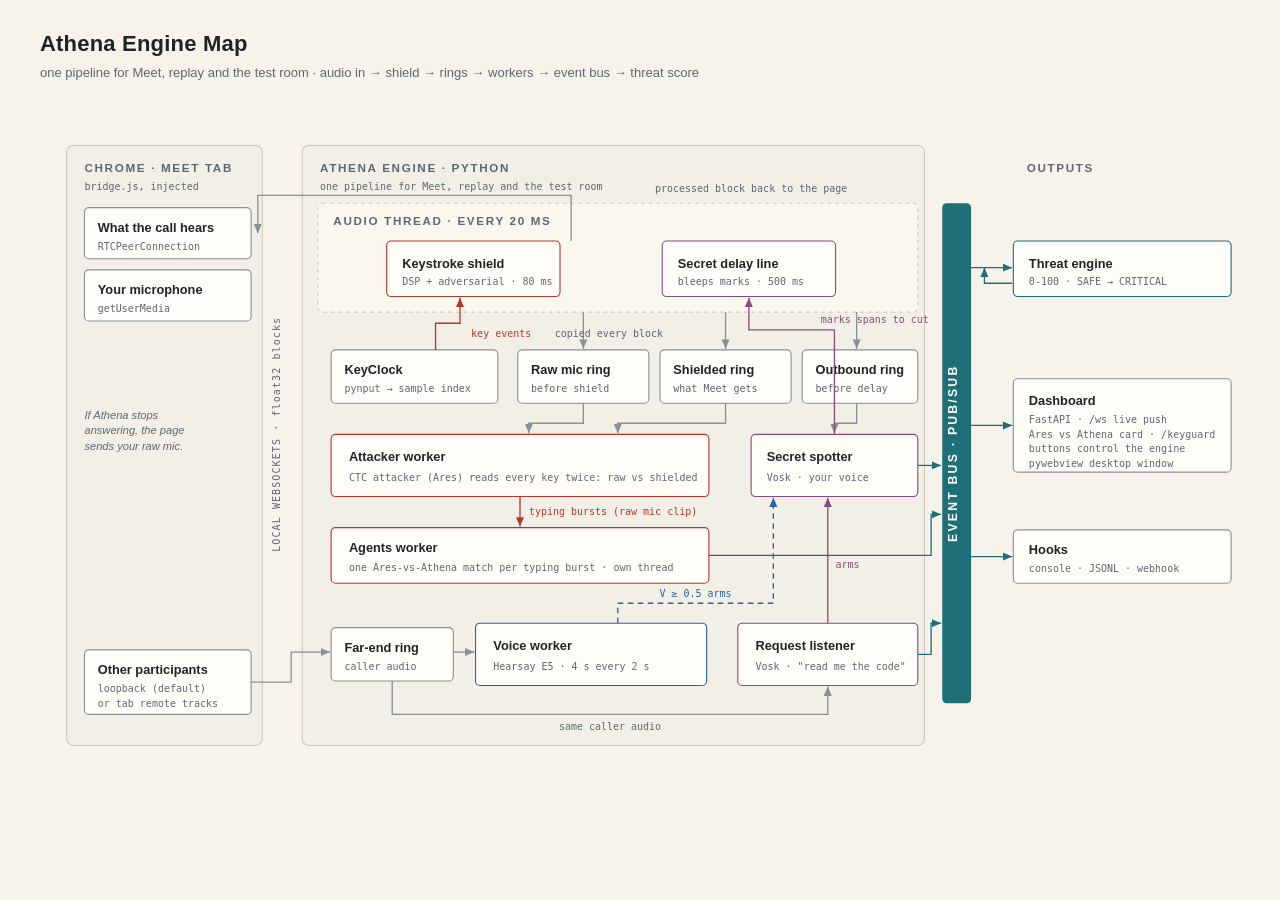
<file: keyguard/web/engine_map.html>
<!doctype html>
<html lang="en"><head><meta charset="utf-8"/>
<meta name="viewport" content="width=device-width, initial-scale=1"/>
<title>Athena Engine Map</title>
<!-- Athena: plain slide-style diagram (cream background); matches project_map.html -->
<style>
  :root{--bg:#f7f3ea;--node:#fffdf8;--ink:#1f2328;--mut:#5f6673;--line:#8a8f98;--edge:#cfc9bb;
        --shield:#b3392f;--secret:#8a4b7c;--voice:#2f5fa8;--bus:#1f6f78;}
  html,body{margin:0;background:var(--bg);color:var(--ink);
       font:14px/1.45 -apple-system,BlinkMacSystemFont,"Segoe UI",Roboto,Helvetica,Arial,sans-serif}
  .wrap{max-width:1200px;margin:0 auto;padding:28px 16px 60px}
  h1{font-size:22px;font-weight:600;margin:0 0 4px;letter-spacing:.2px}
  .sub{color:var(--mut);margin:0 0 18px;font-size:13px}
  svg{width:100%;height:auto;display:block}
  .gl{font:600 10.5px sans-serif;letter-spacing:1.5px;fill:var(--mut);text-transform:uppercase}
  .gs{font:9px ui-monospace,Menlo,Consolas,monospace;fill:var(--mut)}
  .nt{font:600 11.5px sans-serif;fill:var(--ink)}
  .ns{font:9px ui-monospace,Menlo,Consolas,monospace;fill:var(--mut)}
  .el{font:9px ui-monospace,Menlo,Consolas,monospace;fill:var(--mut)}
  .em{font:9px ui-monospace,Menlo,Consolas,monospace;fill:var(--secret)}
  .eb{font:9px ui-monospace,Menlo,Consolas,monospace;fill:var(--voice)}
  .eo{font:9px ui-monospace,Menlo,Consolas,monospace;fill:var(--shield)}
  .note{font:italic 10px sans-serif;fill:var(--mut)}
</style></head>
<body><div class="wrap">
  <h1>Athena Engine Map</h1>
  <p class="sub">one pipeline for Meet, replay and the test room &middot; audio in &rarr; shield &rarr; rings &rarr; workers &rarr; event bus &rarr; threat score</p>
<svg viewBox="0 0 1080 620" role="img" aria-label="Athena engine map">
 <defs>
   <marker id="a" markerWidth="9" markerHeight="9" refX="7" refY="3" orient="auto"><path d="M0,0 L7,3 L0,6 Z" fill="#8a8f98"/></marker>
   <marker id="ao" markerWidth="9" markerHeight="9" refX="7" refY="3" orient="auto"><path d="M0,0 L7,3 L0,6 Z" fill="#b3392f"/></marker>
   <marker id="am" markerWidth="9" markerHeight="9" refX="7" refY="3" orient="auto"><path d="M0,0 L7,3 L0,6 Z" fill="#8a4b7c"/></marker>
   <marker id="ab" markerWidth="9" markerHeight="9" refX="7" refY="3" orient="auto"><path d="M0,0 L7,3 L0,6 Z" fill="#2f5fa8"/></marker>
   <marker id="at" markerWidth="9" markerHeight="9" refX="7" refY="3" orient="auto"><path d="M0,0 L7,3 L0,6 Z" fill="#1f6f78"/></marker>
 </defs>

 <!-- ===== group lanes ===== -->
 <rect x="24" y="40" width="176" height="540" rx="6" fill="#f2efe6" stroke="var(--edge)"/>
 <text class="gl" x="40" y="64">Chrome &middot; Meet tab</text><text class="gs" x="40" y="80">bridge.js, injected</text>
 <rect x="236" y="40" width="560" height="540" rx="6" fill="#f2efe6" stroke="var(--edge)"/>
 <text class="gl" x="252" y="64">Athena engine &middot; Python</text><text class="gs" x="252" y="80">one pipeline for Meet, replay and the test room</text>
 <text class="gl" x="888" y="64">Outputs</text>

 <text class="gs" x="216" y="300" transform="rotate(-90 216 300)" text-anchor="middle" letter-spacing="1">LOCAL WEBSOCKETS &middot; float32 blocks</text>

 <!-- ===== CHROME nodes ===== -->
 <g>
  <rect x="40" y="96" width="150" height="46" rx="4" fill="var(--node)" stroke="var(--line)"/><text class="nt" x="52" y="118">What the call hears</text><text class="ns" x="52" y="134">RTCPeerConnection</text>
  <rect x="40" y="152" width="150" height="46" rx="4" fill="var(--node)" stroke="var(--line)"/><text class="nt" x="52" y="174">Your microphone</text><text class="ns" x="52" y="190">getUserMedia</text>
  <text class="note" x="40" y="286">If Athena stops</text><text class="note" x="40" y="300">answering, the page</text><text class="note" x="40" y="314">sends your raw mic.</text>
  <rect x="40" y="494" width="150" height="58" rx="4" fill="var(--node)" stroke="var(--line)"/><text class="nt" x="52" y="516">Other participants</text><text class="ns" x="52" y="532">loopback (default)</text><text class="ns" x="52" y="545">or tab remote tracks</text>
 </g>

 <!-- ===== AUDIO THREAD inner box ===== -->
 <rect x="250" y="92" width="540" height="98" rx="4" fill="#faf7ef" stroke="var(--edge)" stroke-dasharray="3 4"/>
 <text class="gl" x="264" y="112">Audio thread &middot; every 20 ms</text>
 <rect x="312" y="126" width="156" height="50" rx="4" fill="var(--node)" stroke="var(--shield)"/><text class="nt" x="326" y="150">Keystroke shield</text><text class="ns" x="326" y="166">DSP + adversarial &middot; 80 ms</text>
 <rect x="560" y="126" width="156" height="50" rx="4" fill="var(--node)" stroke="var(--secret)"/><text class="nt" x="574" y="150">Secret delay line</text><text class="ns" x="574" y="166">bleeps marks &middot; 500 ms</text>

 <!-- ===== rings ===== -->
 <g>
  <rect x="262" y="224" width="150" height="48" rx="4" fill="var(--node)" stroke="var(--line)"/><text class="nt" x="274" y="246">KeyClock</text><text class="ns" x="274" y="262">pynput &rarr; sample index</text>
  <rect x="430" y="224" width="118" height="48" rx="4" fill="var(--node)" stroke="var(--line)"/><text class="nt" x="442" y="246">Raw mic ring</text><text class="ns" x="442" y="262">before shield</text>
  <rect x="558" y="224" width="118" height="48" rx="4" fill="var(--node)" stroke="var(--line)"/><text class="nt" x="570" y="246">Shielded ring</text><text class="ns" x="570" y="262">what Meet gets</text>
  <rect x="686" y="224" width="104" height="48" rx="4" fill="var(--node)" stroke="var(--line)"/><text class="nt" x="698" y="246">Outbound ring</text><text class="ns" x="698" y="262">before delay</text>
 </g>

 <!-- ===== workers ===== -->
 <rect x="262" y="300" width="340" height="56" rx="4" fill="var(--node)" stroke="var(--shield)"/><text class="nt" x="278" y="324">Attacker worker</text><text class="ns" x="278" y="342">CTC attacker (Ares) reads every key twice: raw vs shielded</text>
 <rect x="640" y="300" width="150" height="56" rx="4" fill="var(--node)" stroke="var(--secret)"/><text class="nt" x="654" y="324">Secret spotter</text><text class="ns" x="654" y="342">Vosk &middot; your voice</text>

 <rect x="262" y="384" width="340" height="50" rx="4" fill="var(--node)" stroke="var(--shield)"/><text class="nt" x="278" y="406">Agents worker</text><text class="ns" x="278" y="423">one Ares-vs-Athena match per typing burst &middot; own thread</text>

 <rect x="262" y="474" width="110" height="48" rx="4" fill="var(--node)" stroke="var(--line)"/><text class="nt" x="274" y="496">Far-end ring</text><text class="ns" x="274" y="512">caller audio</text>
 <rect x="392" y="470" width="208" height="56" rx="4" fill="var(--node)" stroke="var(--voice)"/><text class="nt" x="408" y="494">Voice worker</text><text class="ns" x="408" y="512">Hearsay E5 &middot; 4 s every 2 s</text>
 <rect x="628" y="470" width="162" height="56" rx="4" fill="var(--node)" stroke="var(--secret)"/><text class="nt" x="644" y="494">Request listener</text><text class="ns" x="644" y="512">Vosk &middot; "read me the code"</text>

 <!-- ===== EVENT BUS ===== -->
 <rect x="812" y="92" width="26" height="450" rx="4" fill="var(--bus)"/>
 <text x="825" y="317" transform="rotate(-90 825 317)" text-anchor="middle" font-weight="600" font-size="11" letter-spacing="2" fill="#fffdf8">EVENT BUS &middot; PUB/SUB</text>

 <!-- ===== OUTPUTS ===== -->
 <rect x="876" y="126" width="196" height="50" rx="4" fill="var(--node)" stroke="var(--bus)"/><text class="nt" x="890" y="150">Threat engine</text><text class="ns" x="890" y="166">0-100 &middot; SAFE &rarr; CRITICAL</text>
 <rect x="876" y="250" width="196" height="84" rx="4" fill="var(--node)" stroke="var(--line)"/><text class="nt" x="890" y="274">Dashboard</text><text class="ns" x="890" y="290">FastAPI &middot; /ws live push</text><text class="ns" x="890" y="303">Ares vs Athena card &middot; /keyguard</text><text class="ns" x="890" y="316">buttons control the engine</text><text class="ns" x="890" y="329">pywebview desktop window</text>
 <rect x="876" y="386" width="196" height="48" rx="4" fill="var(--node)" stroke="var(--line)"/><text class="nt" x="890" y="408">Hooks</text><text class="ns" x="890" y="424">console &middot; JSONL &middot; webhook</text>

 <!-- ===== edges ===== -->
 <g fill="none">
   <path d="M478,126 L478,85 L196,85 L196,119" stroke="var(--line)" stroke-width="1.2" marker-end="url(#a)"/>
   <text class="el" x="640" y="82" text-anchor="middle">processed block back to the page</text>
   <path d="M356,224 L356,200 L378,200 L378,177" stroke="var(--shield)" stroke-width="1.2" marker-end="url(#ao)"/>
   <text class="eo" x="388" y="212">key events</text>
   <path d="M489,190 L489,223" stroke="var(--line)" stroke-width="1.2" marker-end="url(#a)"/>
   <path d="M617,190 L617,223" stroke="var(--line)" stroke-width="1.2" marker-end="url(#a)"/>
   <path d="M735,190 L735,223" stroke="var(--line)" stroke-width="1.2" marker-end="url(#a)"/>
   <text class="el" x="512" y="212" text-anchor="middle">copied every block</text>
   <path d="M489,272 L489,290 L440,290 L440,299" stroke="var(--line)" stroke-width="1.2" marker-end="url(#a)"/>
   <path d="M617,272 L617,290 L520,290 L520,299" stroke="var(--line)" stroke-width="1.2" marker-end="url(#a)"/>
   <path d="M735,272 L735,290 L715,290 L715,299" stroke="var(--line)" stroke-width="1.2" marker-end="url(#a)"/>
   <path d="M715,300 L715,206 L638,206 L638,177" stroke="var(--secret)" stroke-width="1.2" marker-end="url(#am)"/>
   <text class="em" x="800" y="200" text-anchor="end">marks spans to cut</text>
   <!-- attacker worker -> agents worker -->
   <path d="M432,356 L432,383" stroke="var(--shield)" stroke-width="1.2" marker-end="url(#ao)"/>
   <text class="eo" x="440" y="373">typing bursts (raw mic clip)</text>
   <!-- arms -->
   <path d="M709,470 L709,357" stroke="var(--secret)" stroke-width="1.2" marker-end="url(#am)"/>
   <text class="em" x="716" y="420">arms</text>
   <path d="M520,470 L520,452 L660,452 L660,357" stroke="var(--voice)" stroke-width="1.2" stroke-dasharray="5 4" marker-end="url(#ab)"/>
   <text class="eb" x="590" y="446" text-anchor="middle">V &ge; 0.5 arms</text>
   <path d="M372,496 L391,496" stroke="var(--line)" stroke-width="1.2" marker-end="url(#a)"/>
   <path d="M190,523 L226,523 L226,496 L261,496" stroke="var(--line)" stroke-width="1.2" marker-end="url(#a)"/>
   <path d="M317,522 L317,552 L709,552 L709,527" stroke="var(--line)" stroke-width="1.2" marker-end="url(#a)"/>
   <text class="el" x="513" y="566" text-anchor="middle">same caller audio</text>
   <path d="M790,328 L811,328" stroke="var(--bus)" stroke-width="1.2" marker-end="url(#at)"/>
   <path d="M602,409 L802,409 L802,372 L811,372" stroke="var(--bus)" stroke-width="1.2" marker-end="url(#at)"/>
   <path d="M790,498 L802,498 L802,470 L811,470" stroke="var(--bus)" stroke-width="1.2" marker-end="url(#at)"/>
   <path d="M838,150 L875,150" stroke="var(--bus)" stroke-width="1.2" marker-end="url(#at)"/>
   <path d="M875,164 L850,164 L850,150" stroke="var(--bus)" stroke-width="1.2" marker-end="url(#at)"/>
   <path d="M838,292 L875,292" stroke="var(--bus)" stroke-width="1.2" marker-end="url(#at)"/>
   <path d="M838,410 L875,410" stroke="var(--bus)" stroke-width="1.2" marker-end="url(#at)"/>
 </g>
</svg>
</div></body></html>
</file>
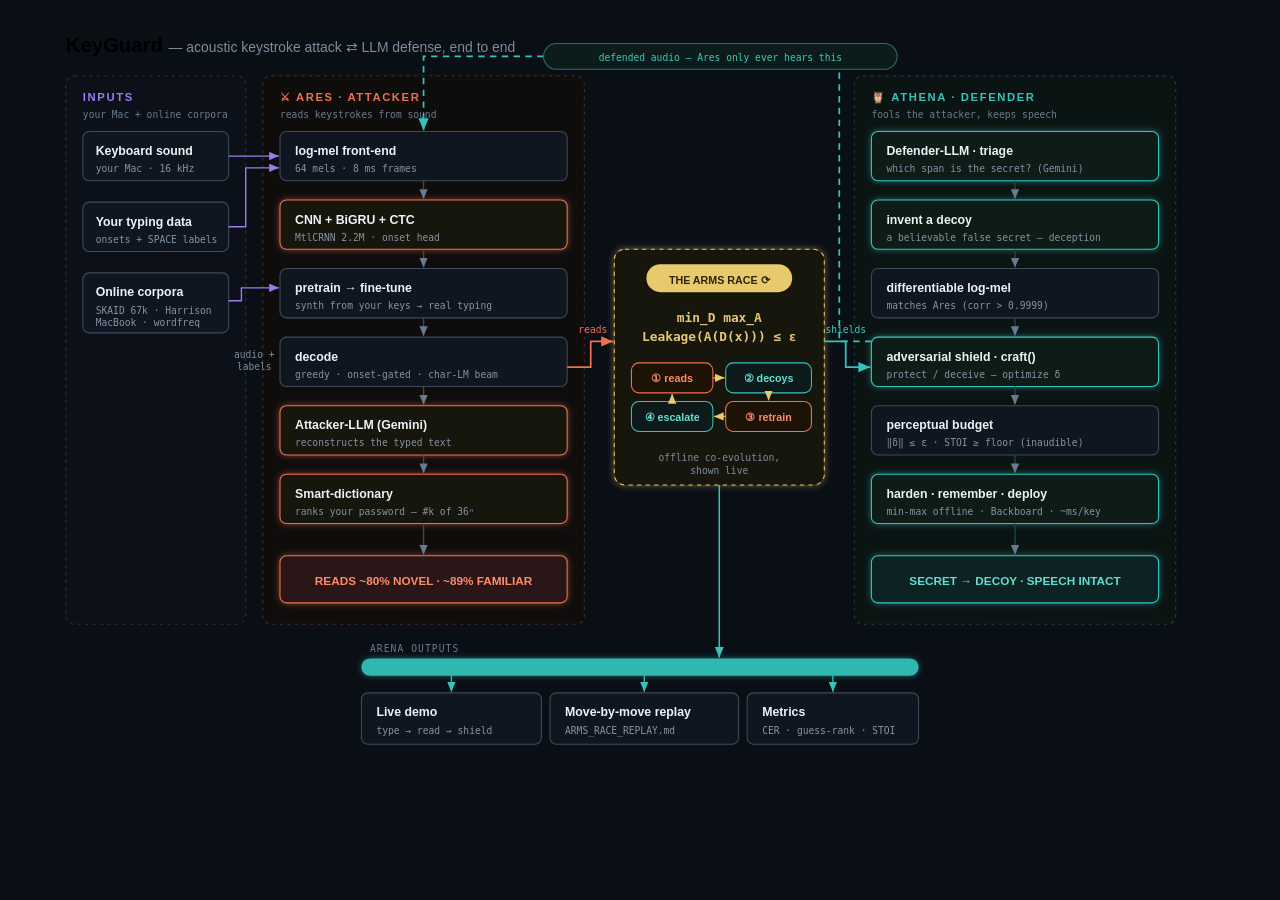
<file: keyguard/web/keyguard_map.html>
<!doctype html>
<html lang="en"><head><meta charset="utf-8"/>
<meta name="viewport" content="width=device-width, initial-scale=1"/>
<title>KeyGuard — End-to-End Map</title>
<style>
  body{margin:0;background:#0a0e15;color:#e8edf4;
       font:14px/1.4 -apple-system,BlinkMacSystemFont,"Segoe UI",Roboto,Helvetica,Arial,sans-serif}
  .wrap{max-width:1200px;margin:0 auto;padding:20px 14px}
  svg{width:100%;height:auto;display:block}
</style></head>
<body><div class="wrap">
<svg viewBox="0 0 1120 700" role="img" aria-label="KeyGuard end-to-end map">
 <defs>
   <marker id="a"  markerWidth="9" markerHeight="9" refX="7" refY="3" orient="auto"><path d="M0,0 L7,3 L0,6 Z" fill="#6a7a8e"/></marker>
   <marker id="ac" markerWidth="9" markerHeight="9" refX="7" refY="3" orient="auto"><path d="M0,0 L7,3 L0,6 Z" fill="#f0714e"/></marker>
   <marker id="at" markerWidth="9" markerHeight="9" refX="7" refY="3" orient="auto"><path d="M0,0 L7,3 L0,6 Z" fill="#33c4bd"/></marker>
   <marker id="ag" markerWidth="9" markerHeight="9" refX="7" refY="3" orient="auto"><path d="M0,0 L7,3 L0,6 Z" fill="#e8c96b"/></marker>
   <marker id="ap" markerWidth="9" markerHeight="9" refX="7" refY="3" orient="auto"><path d="M0,0 L7,3 L0,6 Z" fill="#9b7cf0"/></marker>
   <filter id="fc" x="-60%" y="-60%" width="220%" height="220%"><feDropShadow dx="0" dy="0" stdDeviation="3" flood-color="#f0714e" flood-opacity=".5"/></filter>
   <filter id="ft" x="-60%" y="-60%" width="220%" height="220%"><feDropShadow dx="0" dy="0" stdDeviation="3" flood-color="#33c4bd" flood-opacity=".5"/></filter>
   <filter id="fg" x="-60%" y="-60%" width="220%" height="220%"><feDropShadow dx="0" dy="0" stdDeviation="3.5" flood-color="#e8c96b" flood-opacity=".45"/></filter>
   <style>
     .gl{font:700 10.5px sans-serif;letter-spacing:1.5px}
     .gs{font:9px ui-monospace,Menlo,Consolas,monospace;fill:#6c7a8d}
     .nt{font:700 11.5px sans-serif;fill:#eef2f8}
     .ns{font:9px ui-monospace,Menlo,Consolas,monospace;fill:#8493a6}
     .el{font:9px ui-monospace,Menlo,Consolas,monospace;fill:#7d8ca0}
     .ec{font:9px ui-monospace,Menlo,Consolas,monospace;fill:#f0714e}
     .et{font:9px ui-monospace,Menlo,Consolas,monospace;fill:#39cabf}
     .obj{font:600 12px ui-monospace,Menlo,Consolas,monospace;fill:#e6c874}
     .step{font:700 10px sans-serif}
     .badge{font:800 11px sans-serif}
   </style>
 </defs>

 <text x="24" y="30" font-size="19" font-weight="800">KeyGuard <tspan fill="#7d8ca0" font-weight="500" font-size="13">— acoustic keystroke attack ⇄ LLM defense, end to end</tspan></text>

 <!-- ===== group lanes ===== -->
 <rect x="24" y="52" width="168" height="512" rx="8" fill="#0c1119" stroke="#26313f" stroke-dasharray="3 4"/>
 <text class="gl" x="40" y="76" fill="#9b7cf0">INPUTS</text><text class="gs" x="40" y="91">your Mac + online corpora</text>

 <rect x="208" y="52" width="300" height="512" rx="8" fill="#0f0d0c" stroke="#4a2f26" stroke-dasharray="3 4"/>
 <text class="gl" x="224" y="76" fill="#f0714e">⚔ ARES · ATTACKER</text><text class="gs" x="224" y="91">reads keystrokes from sound</text>

 <rect x="760" y="52" width="300" height="512" rx="8" fill="#0a1413" stroke="#1f4340" stroke-dasharray="3 4"/>
 <text class="gl" x="776" y="76" fill="#33c4bd">🦉 ATHENA · DEFENDER</text><text class="gs" x="776" y="91">fools the attacker, keeps speech</text>

 <!-- ===== INPUT nodes ===== -->
 <g>
  <rect x="40" y="104" width="136" height="46" rx="6" fill="#10161f" stroke="#3c4a5d"/><text class="nt" x="52" y="126">Keyboard sound</text><text class="ns" x="52" y="142">your Mac · 16 kHz</text>
  <rect x="40" y="170" width="136" height="46" rx="6" fill="#10161f" stroke="#3c4a5d"/><text class="nt" x="52" y="192">Your typing data</text><text class="ns" x="52" y="208">onsets + SPACE labels</text>
  <rect x="40" y="236" width="136" height="56" rx="6" fill="#10161f" stroke="#3c4a5d"/><text class="nt" x="52" y="258">Online corpora</text><text class="ns" x="52" y="274">SKAID 67k · Harrison</text><text class="ns" x="52" y="286">MacBook · wordfreq</text>
 </g>

 <!-- ===== ARES nodes ===== -->
 <g>
  <rect x="224" y="104" width="268" height="46" rx="6" fill="#10161f" stroke="#3c4a5d"/><text class="nt" x="238" y="126">log-mel front-end</text><text class="ns" x="238" y="142">64 mels · 8 ms frames</text>
  <rect x="224" y="168" width="268" height="46" rx="6" fill="#181210" stroke="#f0714e" filter="url(#fc)"/><text class="nt" x="238" y="190">CNN + BiGRU + CTC</text><text class="ns" x="238" y="206">MtlCRNN 2.2M · onset head</text>
  <rect x="224" y="232" width="268" height="46" rx="6" fill="#10161f" stroke="#3c4a5d"/><text class="nt" x="238" y="254">pretrain → fine-tune</text><text class="ns" x="238" y="270">synth from your keys → real typing</text>
  <rect x="224" y="296" width="268" height="46" rx="6" fill="#10161f" stroke="#3c4a5d"/><text class="nt" x="238" y="318">decode</text><text class="ns" x="238" y="334">greedy · onset-gated · char-LM beam</text>
  <rect x="224" y="360" width="268" height="46" rx="6" fill="#181210" stroke="#f0714e" filter="url(#fc)"/><text class="nt" x="238" y="382">Attacker-LLM (Gemini)</text><text class="ns" x="238" y="398">reconstructs the typed text</text>
  <rect x="224" y="424" width="268" height="46" rx="6" fill="#181210" stroke="#f0714e" filter="url(#fc)"/><text class="nt" x="238" y="446">Smart-dictionary</text><text class="ns" x="238" y="462">ranks your password — #k of 36ⁿ</text>
  <rect x="224" y="500" width="268" height="44" rx="6" fill="#2a1512" stroke="#f0714e" filter="url(#fc)"/><text class="badge" x="358" y="527" text-anchor="middle" fill="#ff8b6b">READS ~80% NOVEL · ~89% FAMILIAR</text>
  <g stroke="#5a4038" stroke-width="1.3" marker-end="url(#a)">
   <line x1="358" y1="150" x2="358" y2="167"/><line x1="358" y1="214" x2="358" y2="231"/>
   <line x1="358" y1="278" x2="358" y2="295"/><line x1="358" y1="342" x2="358" y2="359"/>
   <line x1="358" y1="406" x2="358" y2="423"/><line x1="358" y1="470" x2="358" y2="499"/>
  </g>
 </g>

 <!-- ===== ATHENA nodes ===== -->
 <g>
  <rect x="776" y="104" width="268" height="46" rx="6" fill="#0e1a19" stroke="#33c4bd" filter="url(#ft)"/><text class="nt" x="790" y="126">Defender-LLM · triage</text><text class="ns" x="790" y="142">which span is the secret? (Gemini)</text>
  <rect x="776" y="168" width="268" height="46" rx="6" fill="#0e1a19" stroke="#33c4bd" filter="url(#ft)"/><text class="nt" x="790" y="190">invent a decoy</text><text class="ns" x="790" y="206">a believable false secret — deception</text>
  <rect x="776" y="232" width="268" height="46" rx="6" fill="#10161f" stroke="#3c4a5d"/><text class="nt" x="790" y="254">differentiable log-mel</text><text class="ns" x="790" y="270">matches Ares (corr &gt; 0.9999)</text>
  <rect x="776" y="296" width="268" height="46" rx="6" fill="#0e1a19" stroke="#33c4bd" filter="url(#ft)"/><text class="nt" x="790" y="318">adversarial shield · craft()</text><text class="ns" x="790" y="334">protect / deceive — optimize δ</text>
  <rect x="776" y="360" width="268" height="46" rx="6" fill="#10161f" stroke="#3c4a5d"/><text class="nt" x="790" y="382">perceptual budget</text><text class="ns" x="790" y="398">‖δ‖ ≤ ε · STOI ≥ floor (inaudible)</text>
  <rect x="776" y="424" width="268" height="46" rx="6" fill="#0e1a19" stroke="#33c4bd" filter="url(#ft)"/><text class="nt" x="790" y="446">harden · remember · deploy</text><text class="ns" x="790" y="462">min-max offline · Backboard · ~ms/key</text>
  <rect x="776" y="500" width="268" height="44" rx="6" fill="#0d2422" stroke="#33c4bd" filter="url(#ft)"/><text class="badge" x="910" y="527" text-anchor="middle" fill="#5fe0d5">SECRET → DECOY · SPEECH INTACT</text>
  <g stroke="#1f4744" stroke-width="1.3" marker-end="url(#a)">
   <line x1="910" y1="150" x2="910" y2="167"/><line x1="910" y1="214" x2="910" y2="231"/>
   <line x1="910" y1="278" x2="910" y2="295"/><line x1="910" y1="342" x2="910" y2="359"/>
   <line x1="910" y1="406" x2="910" y2="423"/><line x1="910" y1="470" x2="910" y2="499"/>
  </g>
 </g>

 <!-- ===== ARENA (center) ===== -->
 <rect x="536" y="214" width="196" height="220" rx="10" fill="#141207" stroke="#e8c96b" stroke-dasharray="4 4" filter="url(#fg)"/>
 <rect x="566" y="228" width="136" height="26" rx="13" fill="#e8c96b"/><text class="step" x="634" y="246" text-anchor="middle" fill="#2c2405">THE ARMS RACE ⟳</text>
 <text class="obj" x="634" y="282" text-anchor="middle">min_D max_A</text>
 <text class="obj" x="634" y="300" text-anchor="middle" font-size="10">Leakage(A(D(x))) ≤ ε</text>
 <g>
   <rect x="552" y="320" width="76" height="28" rx="7" fill="#1c1206" stroke="#f0714e"/><text class="step" x="590" y="338" text-anchor="middle" fill="#ff8b6b">① reads</text>
   <rect x="640" y="320" width="80" height="28" rx="7" fill="#0e1a19" stroke="#33c4bd"/><text class="step" x="680" y="338" text-anchor="middle" fill="#5fe0d5">② decoys</text>
   <rect x="552" y="356" width="76" height="28" rx="7" fill="#0e1a19" stroke="#33c4bd"/><text class="step" x="590" y="374" text-anchor="middle" fill="#5fe0d5">④ escalate</text>
   <rect x="640" y="356" width="80" height="28" rx="7" fill="#1c1206" stroke="#f0714e"/><text class="step" x="680" y="374" text-anchor="middle" fill="#ff8b6b">③ retrain</text>
   <g fill="none" stroke="#d9a520" stroke-width="1.3" marker-end="url(#ag)">
     <line x1="628" y1="334" x2="639" y2="334"/><path d="M680,348 L680,355"/>
     <line x1="640" y1="370" x2="629" y2="370"/><path d="M590,356 L590,349"/>
   </g>
 </g>
 <text class="el" x="634" y="412" text-anchor="middle" fill="#9a8b52">offline co-evolution,</text>
 <text class="el" x="634" y="424" text-anchor="middle" fill="#9a8b52">shown live</text>

 <!-- ===== edges ===== -->
 <g fill="none">
   <!-- inputs -> ares log-mel -->
   <path d="M176,127 L200,127 L200,127 L223,127" stroke="#9b7cf0" stroke-width="1.3" marker-end="url(#ap)"/>
   <path d="M176,193 L192,193 L192,138 L223,138" stroke="#9b7cf0" stroke-width="1.3" marker-end="url(#ap)"/>
   <path d="M176,262 L188,262 L188,250 L223,250" stroke="#9b7cf0" stroke-width="1.3" marker-end="url(#ap)"/>
   <text class="el" x="200" y="315" fill="#9b7cf0" text-anchor="middle">audio +</text>
   <text class="el" x="200" y="327" fill="#9b7cf0" text-anchor="middle">labels</text>

   <!-- ares -> arena (reads) -->
   <path d="M492,324 L514,324 L514,300 L535,300" stroke="#f0714e" stroke-width="1.6" marker-end="url(#ac)"/>
   <text class="ec" x="516" y="292" text-anchor="middle">reads</text>
   <!-- arena -> athena (shields) -->
   <path d="M732,300 L752,300 L752,324 L775,324" stroke="#33c4bd" stroke-width="1.6" marker-end="url(#at)"/>
   <text class="et" x="752" y="292" text-anchor="middle">shields</text>

   <!-- feedback loop over the top: defended audio back to Ares (routed in the gap) -->
   <path d="M776,300 L746,300 L746,34 L358,34 L358,103" stroke="#33c4bd" stroke-width="1.6" stroke-dasharray="6 5" marker-end="url(#at)"/>
   <rect x="470" y="22" width="330" height="24" rx="12" fill="#0c1c1b" stroke="#2f6b66"/>
   <text class="et" x="635" y="38" text-anchor="middle" fill="#5fe0d5">defended audio — Ares only ever hears this</text>
 </g>

 <!-- ===== OUTPUTS bus + nodes ===== -->
 <rect x="300" y="596" width="520" height="16" rx="8" fill="#2fb8b0" filter="url(#ft)"/>
 <text class="gs" x="308" y="590" fill="#5fb9b2" letter-spacing="1">ARENA OUTPUTS</text>
 <path d="M634,434 L634,595" stroke="#33c4bd" stroke-width="1.4" marker-end="url(#at)"/>

 <rect x="300" y="628" width="168" height="48" rx="6" fill="#10161f" stroke="#3c4a5d"/><text class="nt" x="314" y="650">Live demo</text><text class="ns" x="314" y="666">type → read → shield</text>
 <rect x="476" y="628" width="176" height="48" rx="6" fill="#10161f" stroke="#3c4a5d"/><text class="nt" x="490" y="650">Move-by-move replay</text><text class="ns" x="490" y="666">ARMS_RACE_REPLAY.md</text>
 <rect x="660" y="628" width="160" height="48" rx="6" fill="#10161f" stroke="#3c4a5d"/><text class="nt" x="674" y="650">Metrics</text><text class="ns" x="674" y="666">CER · guess-rank · STOI</text>
 <g stroke="#2fb8b0" stroke-width="1.3" marker-end="url(#at)">
   <line x1="384" y1="612" x2="384" y2="627"/><line x1="564" y1="612" x2="564" y2="627"/><line x1="740" y1="612" x2="740" y2="627"/>
 </g>
</svg>
</div></body></html>
</file>
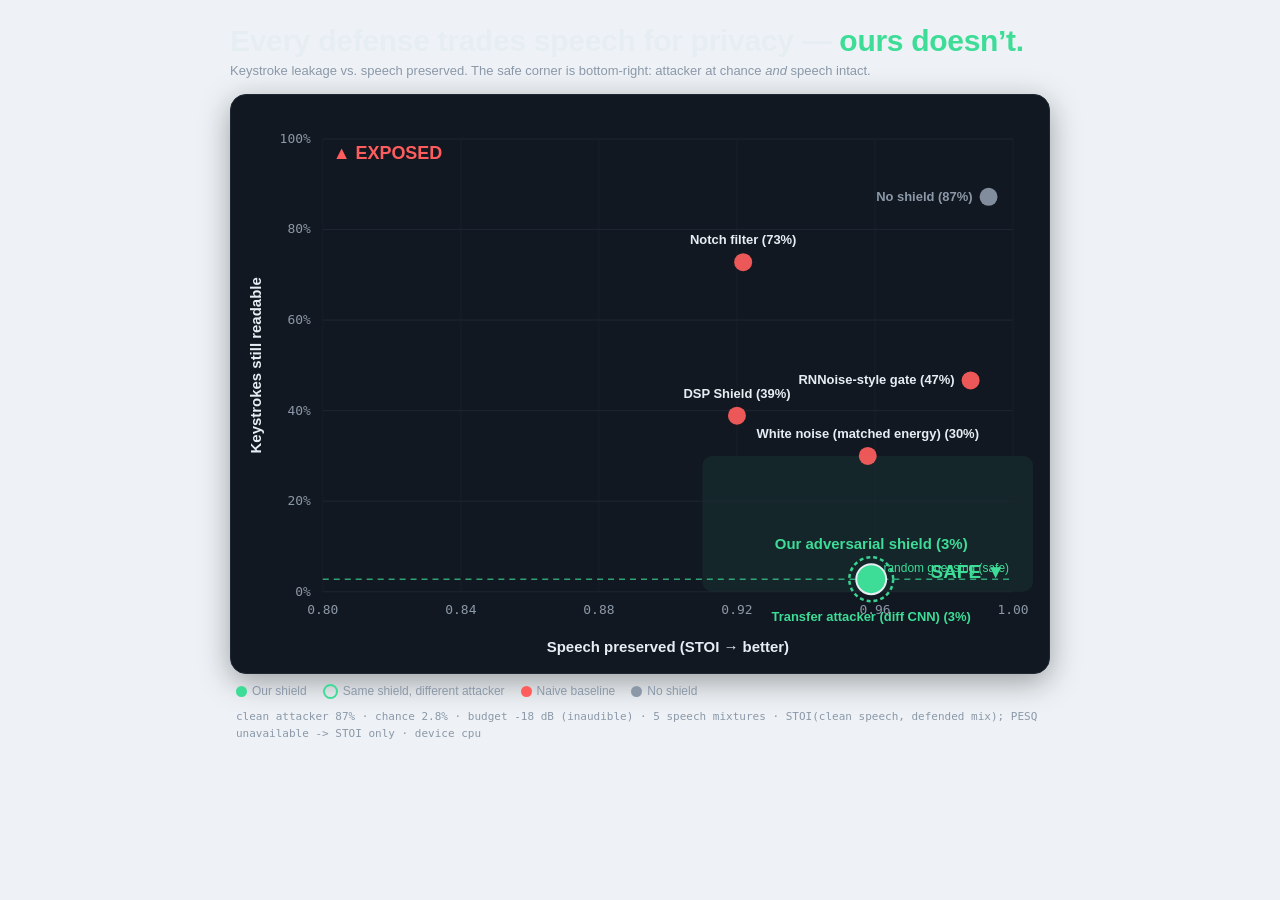
<file: keyguard/web/pareto.html>
<!doctype html>
<html lang="en">
<head>
<meta charset="utf-8">
<meta name="viewport" content="width=device-width,initial-scale=1">
<title>Keyguard Pareto</title>
<style>
  :root{
    --bg:#0a0e14; --panel:#121821; --line:#1e2733; --ink:#e6edf3; --dim:#8b98a8;
    --accent:#3ddc97; --danger:#ff5d5d; --warn:#ffb454; --blue:#4aa8ff;
    --sans:-apple-system,BlinkMacSystemFont,"Segoe UI",Roboto,Helvetica,Arial,sans-serif;
    --mono:ui-monospace,SFMono-Regular,Menlo,Consolas,monospace;
  }
  @media (prefers-color-scheme: light){ :root{ --bg:#eef2f6; } }
  html,body{margin:0}
  body{background:var(--bg);font-family:var(--sans);padding:24px 16px;
       display:flex;justify-content:center}
  .wrap{max-width:820px;width:100%}
  h1{color:var(--ink);font-size:clamp(20px,3.4vw,30px);margin:0 0 4px;line-height:1.15;
     font-weight:800;letter-spacing:-.3px}
  h1 .grn{color:var(--accent)}
  .sub{color:var(--dim);font-size:13px;margin:0 0 16px}
  .card{background:var(--panel);border:1px solid var(--line);border-radius:16px;
        padding:14px 10px 6px;box-shadow:0 8px 30px rgba(0,0,0,.35)}
  svg{width:100%;height:auto;display:block;font-family:var(--sans)}
  .foot{color:var(--dim);font-size:11px;margin:10px 6px 0;line-height:1.5;font-family:var(--mono)}
  .legend{display:flex;gap:16px;flex-wrap:wrap;color:var(--dim);font-size:12px;margin:10px 6px 0}
  .legend b{display:inline-block;width:11px;height:11px;border-radius:50%;margin-right:5px;vertical-align:middle}
</style>
</head>
<body>
<div class="wrap">
  <h1>Every defense trades speech for privacy&nbsp;&mdash; <span class="grn">ours doesn&rsquo;t.</span></h1>
  <p class="sub">Keystroke leakage vs. speech preserved. The safe corner is bottom&#8209;right: attacker at chance <em>and</em> speech intact.</p>
  <div class="card"><svg id="chart" viewBox="0 0 800 560" role="img"
       aria-label="Pareto chart of attacker accuracy versus speech quality"></svg></div>
  <div class="legend">
    <span><b style="background:var(--accent)"></b>Our shield</span>
    <span><b style="background:var(--accent);border:2px solid var(--accent);background:transparent"></b>Same shield, different attacker</span>
    <span><b style="background:var(--danger)"></b>Naive baseline</span>
    <span><b style="background:var(--dim)"></b>No shield</span>
  </div>
  <div class="foot" id="foot"></div>
</div>
<script>
const DATA = {"meta": {"generated": "2026-09-26T03:52:53", "device": "cpu", "budget_snr_db": -18.0, "chance": 0.0278, "n_classes": 36, "clean_attacker_acc": 0.8722, "transfer_clean_acc": 0.7167, "threat_model": "attacker retrains on defended audio; our shield co-adapts (min-max)", "stoi_metric": "STOI(clean speech, defended mix); PESQ unavailable -> STOI only", "speech_clips": 5, "delta_rms": 0.01059}, "points": [{"name": "No shield", "acc": 0.8722, "stoi": 0.9929, "kind": "reference"}, {"name": "White noise (matched energy)", "acc": 0.3, "stoi": 0.9579, "kind": "baseline"}, {"name": "Notch filter", "acc": 0.7278, "stoi": 0.9218, "kind": "baseline"}, {"name": "DSP Shield", "acc": 0.3889, "stoi": 0.92, "kind": "baseline"}, {"name": "RNNoise-style gate", "acc": 0.4667, "stoi": 0.9877, "kind": "baseline"}, {"name": "Our adversarial shield", "acc": 0.0278, "stoi": 0.9589, "kind": "ours"}, {"name": "Transfer attacker (diff CNN)", "acc": 0.0278, "stoi": 0.9589, "kind": "transfer"}]};
(function(){
  const W=800,H=560, m={l:82,r:26,t:30,b:76};
  const iw=W-m.l-m.r, ih=H-m.t-m.b;
  const NS="http://www.w3.org/2000/svg";
  const svg=document.getElementById("chart");
  const el=(t,a)=>{const e=document.createElementNS(NS,t);for(const k in a)e.setAttribute(k,a[k]);return e;};
  // x = STOI (speech preserved), right=better. y = attacker accuracy, down=safer.
  const xs=DATA.points.map(p=>p.stoi).filter(v=>v===v);
  let xmin=Math.min(...xs), xmax=Math.max(...xs,1);
  xmin=Math.max(0,Math.floor((xmin-0.05)*10)/10); xmax=1.0;
  if(xmax-xmin<0.15)xmin=xmax-0.4;
  const ymin=0, ymax=1.0;
  const X=v=>m.l+(v-xmin)/(xmax-xmin)*iw;
  const Y=v=>m.t+(1-(v-ymin)/(ymax-ymin))*ih;
  const css=n=>getComputedStyle(document.documentElement).getPropertyValue(n).trim();
  const C={accent:css("--accent"),danger:css("--danger"),dim:css("--dim"),
           ink:css("--ink"),line:css("--line"),warn:css("--warn")};

  // safe-corner glow (bottom-right)
  svg.appendChild(el("rect",{x:X(xmin+(xmax-xmin)*0.55),y:Y(0.30),
    width:iw*0.45+m.r-6,height:Y(0)-Y(0.30),fill:C.accent,opacity:.07,rx:10}));

  // grid + axes
  for(let i=0;i<=5;i++){
    const yy=Y(i/5);
    svg.appendChild(el("line",{x1:m.l,y1:yy,x2:m.l+iw,y2:yy,stroke:C.line,"stroke-width":1}));
    const t=el("text",{x:m.l-12,y:yy+4,fill:C.dim,"font-size":13,"text-anchor":"end","font-family":"monospace"});
    t.textContent=(i*20)+"%"; svg.appendChild(t);
  }
  const xticks=5;
  for(let i=0;i<=xticks;i++){
    const xv=xmin+(xmax-xmin)*i/xticks, xx=X(xv);
    svg.appendChild(el("line",{x1:xx,y1:m.t,x2:xx,y2:m.t+ih,stroke:C.line,"stroke-width":1,opacity:.5}));
    const t=el("text",{x:xx,y:m.t+ih+22,fill:C.dim,"font-size":13,"text-anchor":"middle","font-family":"monospace"});
    t.textContent=xv.toFixed(2); svg.appendChild(t);
  }
  // chance line
  const ych=Y(DATA.meta.chance);
  svg.appendChild(el("line",{x1:m.l,y1:ych,x2:m.l+iw,y2:ych,stroke:C.accent,
    "stroke-width":1.5,"stroke-dasharray":"6 5",opacity:.7}));
  const ct=el("text",{x:m.l+iw-4,y:ych-7,fill:C.accent,"font-size":12,"text-anchor":"end"});
  ct.textContent="random guessing (safe)"; svg.appendChild(ct);

  // axis titles
  const xt=el("text",{x:m.l+iw/2,y:H-16,fill:C.ink,"font-size":15,"text-anchor":"middle","font-weight":700});
  xt.textContent="Speech preserved  (STOI → better)"; svg.appendChild(xt);
  const yt=el("text",{x:20,y:m.t+ih/2,fill:C.ink,"font-size":15,"text-anchor":"middle",
    "font-weight":700,transform:`rotate(-90 20 ${m.t+ih/2})`});
  yt.textContent="Keystrokes still readable"; svg.appendChild(yt);

  // corner labels
  const exp=el("text",{x:m.l+10,y:m.t+20,fill:C.danger,"font-size":18,"font-weight":800});
  exp.textContent="▲ EXPOSED"; svg.appendChild(exp);
  const safe=el("text",{x:m.l+iw-8,y:m.t+ih-14,fill:C.accent,"font-size":19,"font-weight":800,"text-anchor":"end"});
  safe.textContent="SAFE ▼"; svg.appendChild(safe);

  function plot(p){
    const isOurs=p.kind==="ours", isTrans=p.kind==="transfer",
          isRef=p.kind==="reference";
    const col=isOurs||isTrans?C.accent:(isRef?C.dim:C.danger);
    const cx=X(p.stoi), cy=Y(p.acc);
    if(isTrans){                                  // hollow ring AROUND our dot
      svg.appendChild(el("circle",{cx,cy,r:22,fill:"none",stroke:col,
        "stroke-width":2.5,"stroke-dasharray":"4 3",opacity:.95}));
    }else if(isOurs){
      svg.appendChild(el("circle",{cx,cy,r:15,fill:col,stroke:C.ink,"stroke-width":2}));
    }else{
      svg.appendChild(el("circle",{cx,cy,r:9,fill:col,opacity:.92}));
    }
    // label placement: keep the two overlapping green points legible
    let anchor="middle", dx=0, dy=-18;
    if(cx>m.l+iw-120){anchor="end";dx=-16;dy=4;}
    else if(cx<m.l+120){anchor="start";dx=16;dy=4;}
    if(isOurs){dy=-30;}                            // ours label above the dot
    if(isTrans){dy=42;dx=0;anchor="middle";}       // transfer label below the ring
    const lab=el("text",{x:cx+dx,y:cy+dy,fill:isOurs||isTrans?C.accent:(isRef?C.dim:C.ink),
      "font-size":isOurs?15:13,"text-anchor":anchor,"font-weight":isOurs?800:600});
    lab.textContent=p.name+" ("+Math.round(p.acc*100)+"%)";
    svg.appendChild(lab);
  }
  // baselines first, then our dot, then the transfer ring on top
  DATA.points.filter(p=>p.kind!=="ours"&&p.kind!=="transfer").forEach(plot);
  DATA.points.filter(p=>p.kind==="ours").forEach(plot);
  DATA.points.filter(p=>p.kind==="transfer").forEach(plot);

  const M=DATA.meta;
  document.getElementById("foot").textContent=
    `clean attacker ${Math.round(M.clean_attacker_acc*100)}% · chance ${(M.chance*100).toFixed(1)}% · `+
    `budget ${M.budget_snr_db} dB (inaudible) · ${M.speech_clips} speech mixtures · `+
    `${M.stoi_metric} · device ${M.device}`;
})();
</script>
</body>
</html>
</file>
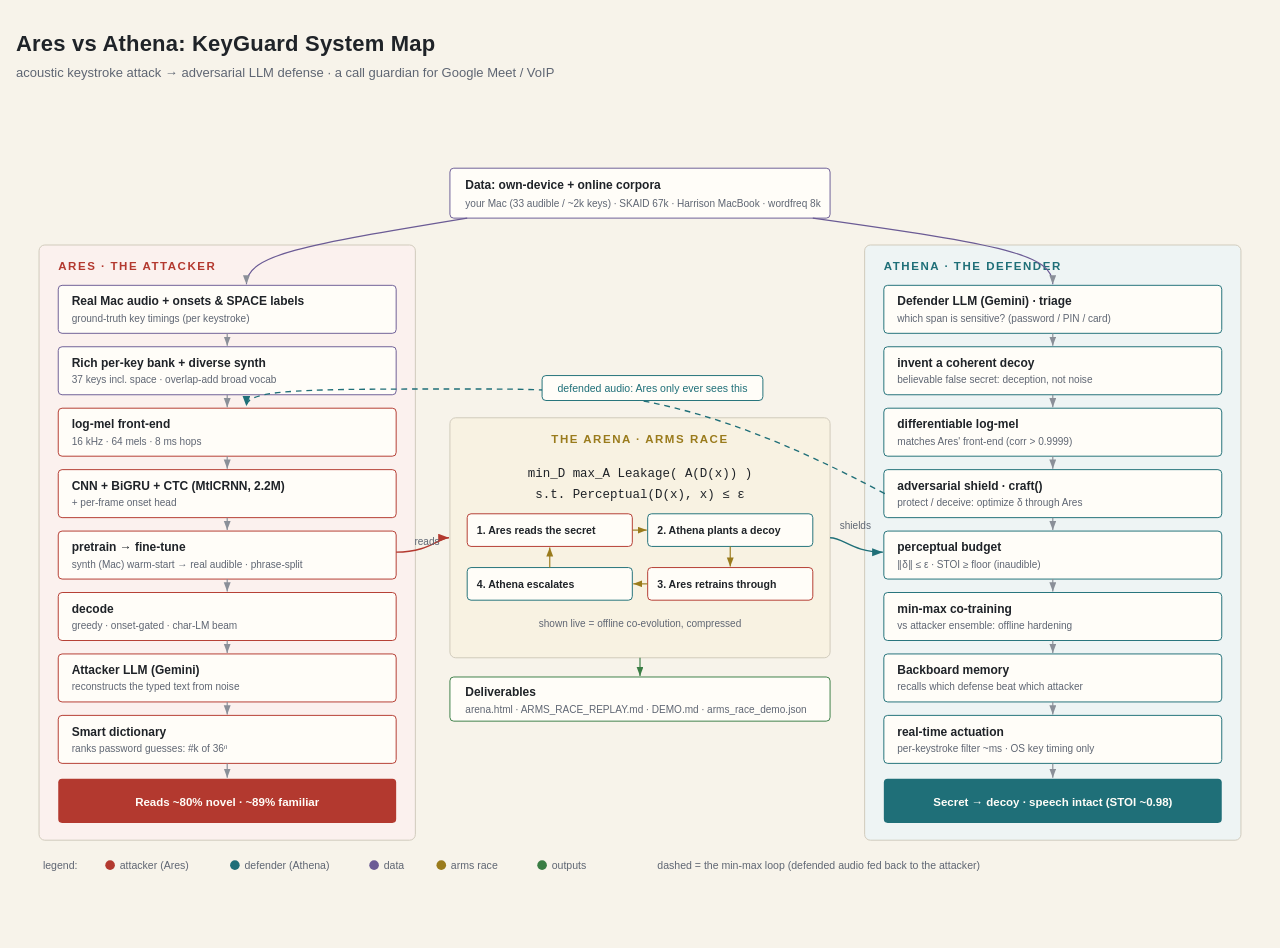
<file: keyguard/web/project_map.html>
<!doctype html>
<html lang="en"><head>
<meta charset="utf-8"/><meta name="viewport" content="width=device-width, initial-scale=1"/>
<title>KeyGuard System Map</title>
<!-- Athena: restyled as a plain slide-style diagram (cream background, no emojis); same content as Keyguard's map -->
<style>
  :root{--bg:#f7f3ea;--node:#fffdf8;--ink:#1f2328;--mut:#5f6673;--line:#8a8f98;
        --ares:#b3392f;--athena:#1f6f78;--data:#6b5b95;--arena:#9a7b1c;--out:#3a7d44;--edge:#cfc9bb;}
  html,body{margin:0;background:var(--bg);color:var(--ink);
        font:14px/1.45 -apple-system,BlinkMacSystemFont,"Segoe UI",Roboto,Helvetica,Arial,sans-serif}
  .wrap{max-width:1320px;margin:0 auto;padding:28px 16px 60px}
  h1{font-size:22px;font-weight:600;margin:0 0 4px;letter-spacing:.2px}
  .sub{color:var(--mut);margin:0 0 18px;font-size:13px}
  svg{width:100%;height:auto;display:block}
  .cl{font:600 12px/1 sans-serif;letter-spacing:1.6px;text-transform:uppercase}
  .nt{font:600 12.5px sans-serif;fill:var(--ink)} .ns{font:10.5px sans-serif;fill:var(--mut)}
  .badge{font:600 12px sans-serif;fill:#fffdf8} .lbl{font:10.5px sans-serif;fill:var(--mut)}
  .obj{font:500 13px ui-monospace,Menlo,Consolas,monospace;fill:var(--ink)}
  .step{font:600 11px sans-serif;fill:var(--ink)}
</style></head>
<body><div class="wrap">
  <h1>Ares vs Athena: KeyGuard System Map</h1>
  <p class="sub">acoustic keystroke attack &rarr; adversarial LLM defense &middot; a call guardian for Google Meet / VoIP</p>

<svg viewBox="0 0 1300 820" role="img" aria-label="KeyGuard architecture map">
 <defs>
   <marker id="a" markerWidth="10" markerHeight="10" refX="8" refY="3" orient="auto"><path d="M0,0 L8,3 L0,6 Z" fill="#8a8f98"/></marker>
   <marker id="aA" markerWidth="10" markerHeight="10" refX="8" refY="3" orient="auto"><path d="M0,0 L8,3 L0,6 Z" fill="#b3392f"/></marker>
   <marker id="aT" markerWidth="10" markerHeight="10" refX="8" refY="3" orient="auto"><path d="M0,0 L8,3 L0,6 Z" fill="#1f6f78"/></marker>
   <marker id="aG" markerWidth="10" markerHeight="10" refX="8" refY="3" orient="auto"><path d="M0,0 L8,3 L0,6 Z" fill="#9a7b1c"/></marker>
   <marker id="aO" markerWidth="10" markerHeight="10" refX="8" refY="3" orient="auto"><path d="M0,0 L8,3 L0,6 Z" fill="#3a7d44"/></marker>
 </defs>

 <!-- cluster backdrops -->
 <rect x="24" y="150" width="392" height="620" rx="6" fill="#fbf1ee" stroke="var(--edge)"/>
 <rect x="884" y="150" width="392" height="620" rx="6" fill="#eef4f4" stroke="var(--edge)"/>
 <rect x="452" y="330" width="396" height="250" rx="6" fill="#f8f2e2" stroke="var(--edge)"/>
 <text class="cl" x="44" y="176" fill="var(--ares)">Ares &middot; the attacker</text>
 <text class="cl" x="904" y="176" fill="var(--athena)">Athena &middot; the defender</text>
 <text class="cl" x="650" y="356" fill="var(--arena)" text-anchor="middle">The arena &middot; arms race</text>

 <!-- top DATA banner -->
 <g transform="translate(452,70)">
   <rect width="396" height="52" rx="4" fill="var(--node)" stroke="var(--data)"/>
   <text class="nt" x="16" y="22" fill="var(--data)">Data: own-device + online corpora</text>
   <text class="ns" x="16" y="40">your Mac (33 audible / ~2k keys) &middot; SKAID 67k &middot; Harrison MacBook &middot; wordfreq 8k</text>
 </g>

 <!-- ================= ARES stack ================= -->
 <g font-size="12">
  <g transform="translate(44,192)"><rect width="352" height="50" rx="4" fill="var(--node)" stroke="var(--data)"/><text class="nt" x="14" y="21">Real Mac audio + onsets &amp; SPACE labels</text><text class="ns" x="14" y="38">ground-truth key timings (per keystroke)</text></g>
  <g transform="translate(44,256)"><rect width="352" height="50" rx="4" fill="var(--node)" stroke="var(--data)"/><text class="nt" x="14" y="21">Rich per-key bank + diverse synth</text><text class="ns" x="14" y="38">37 keys incl. space &middot; overlap-add broad vocab</text></g>
  <g transform="translate(44,320)"><rect width="352" height="50" rx="4" fill="var(--node)" stroke="var(--ares)"/><text class="nt" x="14" y="21">log-mel front-end</text><text class="ns" x="14" y="38">16 kHz &middot; 64 mels &middot; 8 ms hops</text></g>
  <g transform="translate(44,384)"><rect width="352" height="50" rx="4" fill="var(--node)" stroke="var(--ares)"/><text class="nt" x="14" y="21">CNN + BiGRU + CTC (MtlCRNN, 2.2M)</text><text class="ns" x="14" y="38">+ per-frame onset head</text></g>
  <g transform="translate(44,448)"><rect width="352" height="50" rx="4" fill="var(--node)" stroke="var(--ares)"/><text class="nt" x="14" y="21">pretrain &rarr; fine-tune</text><text class="ns" x="14" y="38">synth (Mac) warm-start &rarr; real audible &middot; phrase-split</text></g>
  <g transform="translate(44,512)"><rect width="352" height="50" rx="4" fill="var(--node)" stroke="var(--ares)"/><text class="nt" x="14" y="21">decode</text><text class="ns" x="14" y="38">greedy &middot; onset-gated &middot; char-LM beam</text></g>
  <g transform="translate(44,576)"><rect width="352" height="50" rx="4" fill="var(--node)" stroke="var(--ares)"/><text class="nt" x="14" y="21">Attacker LLM (Gemini)</text><text class="ns" x="14" y="38">reconstructs the typed text from noise</text></g>
  <g transform="translate(44,640)"><rect width="352" height="50" rx="4" fill="var(--node)" stroke="var(--ares)"/><text class="nt" x="14" y="21">Smart dictionary</text><text class="ns" x="14" y="38">ranks password guesses: #k of 36&#8319;</text></g>
  <g transform="translate(44,706)"><rect width="352" height="46" rx="4" fill="var(--ares)"/><text class="badge" x="176" y="28" text-anchor="middle">Reads ~80% novel &middot; ~89% familiar</text></g>
  <g stroke="var(--line)" stroke-width="1.2" marker-end="url(#a)">
   <line x1="220" y1="242" x2="220" y2="255"/><line x1="220" y1="306" x2="220" y2="319"/>
   <line x1="220" y1="370" x2="220" y2="383"/><line x1="220" y1="434" x2="220" y2="447"/>
   <line x1="220" y1="498" x2="220" y2="511"/><line x1="220" y1="562" x2="220" y2="575"/>
   <line x1="220" y1="626" x2="220" y2="639"/><line x1="220" y1="690" x2="220" y2="705"/>
  </g>
 </g>

 <!-- ================= ATHENA stack ================= -->
 <g font-size="12">
  <g transform="translate(904,192)"><rect width="352" height="50" rx="4" fill="var(--node)" stroke="var(--athena)"/><text class="nt" x="14" y="21">Defender LLM (Gemini) &middot; triage</text><text class="ns" x="14" y="38">which span is sensitive? (password / PIN / card)</text></g>
  <g transform="translate(904,256)"><rect width="352" height="50" rx="4" fill="var(--node)" stroke="var(--athena)"/><text class="nt" x="14" y="21">invent a coherent decoy</text><text class="ns" x="14" y="38">believable false secret: deception, not noise</text></g>
  <g transform="translate(904,320)"><rect width="352" height="50" rx="4" fill="var(--node)" stroke="var(--athena)"/><text class="nt" x="14" y="21">differentiable log-mel</text><text class="ns" x="14" y="38">matches Ares' front-end (corr &gt; 0.9999)</text></g>
  <g transform="translate(904,384)"><rect width="352" height="50" rx="4" fill="var(--node)" stroke="var(--athena)"/><text class="nt" x="14" y="21">adversarial shield &middot; craft()</text><text class="ns" x="14" y="38">protect / deceive: optimize &delta; through Ares</text></g>
  <g transform="translate(904,448)"><rect width="352" height="50" rx="4" fill="var(--node)" stroke="var(--athena)"/><text class="nt" x="14" y="21">perceptual budget</text><text class="ns" x="14" y="38">&#8214;&delta;&#8214; &le; &epsilon; &middot; STOI &ge; floor (inaudible)</text></g>
  <g transform="translate(904,512)"><rect width="352" height="50" rx="4" fill="var(--node)" stroke="var(--athena)"/><text class="nt" x="14" y="21">min-max co-training</text><text class="ns" x="14" y="38">vs attacker ensemble: offline hardening</text></g>
  <g transform="translate(904,576)"><rect width="352" height="50" rx="4" fill="var(--node)" stroke="var(--athena)"/><text class="nt" x="14" y="21">Backboard memory</text><text class="ns" x="14" y="38">recalls which defense beat which attacker</text></g>
  <g transform="translate(904,640)"><rect width="352" height="50" rx="4" fill="var(--node)" stroke="var(--athena)"/><text class="nt" x="14" y="21">real-time actuation</text><text class="ns" x="14" y="38">per-keystroke filter ~ms &middot; OS key timing only</text></g>
  <g transform="translate(904,706)"><rect width="352" height="46" rx="4" fill="var(--athena)"/><text class="badge" x="176" y="28" text-anchor="middle">Secret &rarr; decoy &middot; speech intact (STOI ~0.98)</text></g>
  <g stroke="var(--line)" stroke-width="1.2" marker-end="url(#a)">
   <line x1="1080" y1="242" x2="1080" y2="255"/><line x1="1080" y1="306" x2="1080" y2="319"/>
   <line x1="1080" y1="370" x2="1080" y2="383"/><line x1="1080" y1="434" x2="1080" y2="447"/>
   <line x1="1080" y1="498" x2="1080" y2="511"/><line x1="1080" y1="562" x2="1080" y2="575"/>
   <line x1="1080" y1="626" x2="1080" y2="639"/><line x1="1080" y1="690" x2="1080" y2="705"/>
  </g>
 </g>

 <!-- data banner feeds both stacks -->
 <g stroke="var(--data)" stroke-width="1.2" marker-end="url(#a)">
   <path d="M470,122 C300,150 240,160 240,191" fill="none"/>
   <path d="M830,122 C1030,150 1080,160 1080,191" fill="none"/>
 </g>

 <!-- ARENA contents -->
 <g>
   <text class="obj" x="650" y="392" text-anchor="middle">min_D  max_A  Leakage( A(D(x)) )</text>
   <text class="obj" x="650" y="414" text-anchor="middle" font-size="11" fill="var(--mut)">s.t.  Perceptual(D(x), x) &le; &epsilon;</text>
   <g font-size="11">
     <g transform="translate(470,430)"><rect width="172" height="34" rx="4" fill="var(--node)" stroke="var(--ares)"/><text class="step" x="10" y="21" fill="var(--ares)">1. Ares reads the secret</text></g>
     <g transform="translate(658,430)"><rect width="172" height="34" rx="4" fill="var(--node)" stroke="var(--athena)"/><text class="step" x="10" y="21" fill="var(--athena)">2. Athena plants a decoy</text></g>
     <g transform="translate(470,486)"><rect width="172" height="34" rx="4" fill="var(--node)" stroke="var(--athena)"/><text class="step" x="10" y="21" fill="var(--athena)">4. Athena escalates</text></g>
     <g transform="translate(658,486)"><rect width="172" height="34" rx="4" fill="var(--node)" stroke="var(--ares)"/><text class="step" x="10" y="21" fill="var(--ares)">3. Ares retrains through</text></g>
   </g>
   <g stroke="var(--arena)" stroke-width="1.2" marker-end="url(#aG)" fill="none">
     <line x1="642" y1="447" x2="657" y2="447"/>
     <path d="M744,464 C744,474 744,476 744,485"/>
     <line x1="658" y1="503" x2="643" y2="503"/>
     <path d="M556,486 C556,476 556,474 556,465"/>
   </g>
   <text class="lbl" x="650" y="548" text-anchor="middle">shown live = offline co-evolution, compressed</text>
 </g>

 <!-- Ares -> Arena, Arena -> Athena -->
 <g stroke-width="1.4" fill="none">
   <path d="M396,470 C430,470 440,455 451,455" stroke="var(--ares)" marker-end="url(#aA)"/>
   <path d="M848,455 C862,455 872,470 903,470" stroke="var(--athena)" marker-end="url(#aT)"/>
 </g>
 <text class="lbl" x="415" y="462" fill="var(--ares)">reads</text>
 <text class="lbl" x="858" y="446" fill="var(--athena)">shields</text>

 <!-- the loop: defended audio flows back so Ares only ever sees shielded sound -->
 <path d="M905,409 C700,300 600,300 470,300 C300,300 240,300 240,318"
       fill="none" stroke="var(--athena)" stroke-width="1.4" stroke-dasharray="6 5" marker-end="url(#aT)"/>
 <g transform="translate(548,286)"><rect width="230" height="26" rx="4" fill="var(--node)" stroke="var(--athena)"/><text x="115" y="17" text-anchor="middle" font-size="11" fill="var(--athena)">defended audio: Ares only ever sees this</text></g>

 <!-- OUTPUTS -->
 <g transform="translate(452,600)">
   <rect width="396" height="46" rx="4" fill="var(--node)" stroke="var(--out)"/>
   <text class="nt" x="16" y="20" fill="var(--out)">Deliverables</text>
   <text class="ns" x="16" y="37">arena.html &middot; ARMS_RACE_REPLAY.md &middot; DEMO.md &middot; arms_race_demo.json</text>
 </g>
 <line x1="650" y1="580" x2="650" y2="599" stroke="var(--out)" stroke-width="1.2" marker-end="url(#aO)"/>

 <!-- legend -->
 <g transform="translate(28,800)" font-size="11">
   <text fill="var(--mut)">legend:</text>
   <circle cx="70" cy="-4" r="5" fill="var(--ares)"/><text x="80" y="0" fill="var(--mut)">attacker (Ares)</text>
   <circle cx="200" cy="-4" r="5" fill="var(--athena)"/><text x="210" y="0" fill="var(--mut)">defender (Athena)</text>
   <circle cx="345" cy="-4" r="5" fill="var(--data)"/><text x="355" y="0" fill="var(--mut)">data</text>
   <circle cx="415" cy="-4" r="5" fill="var(--arena)"/><text x="425" y="0" fill="var(--mut)">arms race</text>
   <circle cx="520" cy="-4" r="5" fill="var(--out)"/><text x="530" y="0" fill="var(--mut)">outputs</text>
   <text x="640" y="0" fill="var(--mut)">dashed = the min-max loop (defended audio fed back to the attacker)</text>
 </g>
</svg>
</div></body></html>
</file>
